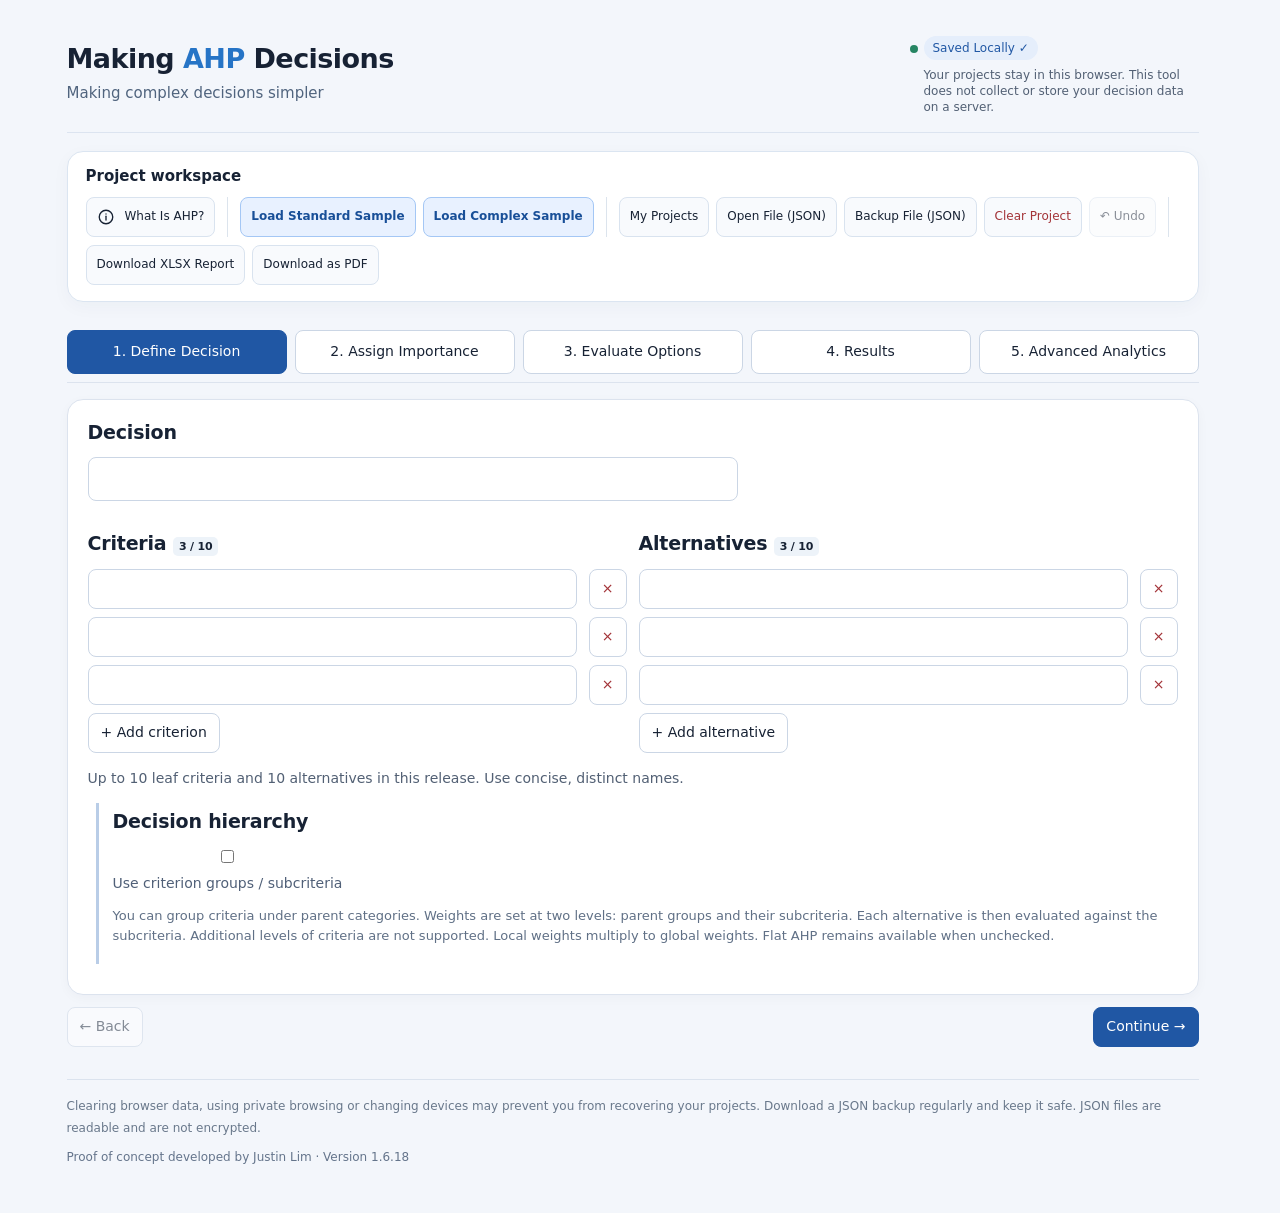
<file: index.html>
<!doctype html><html lang="en"><head><meta charset="utf-8"><meta name="viewport" content="width=device-width,initial-scale=1"><title>Making AHP Decisions</title><link rel="stylesheet" href="./design-system.css"></head><body><main class="app"><header class="site-header"><div class="identity"><h1>Making <span style="color:#2674c6">AHP</span> Decisions</h1><p class="tagline">Making complex decisions simpler</p></div><div class="save-indicator"><span class="save-dot" aria-hidden="true"></span><div class="save-details"><span class="pill" id="saveStatus" role="status" aria-live="polite">Saved Locally</span><small>Your projects stay in this browser. This tool does not collect or store your decision data on a server.</small></div></div></header><section class="workspace-bar" aria-label="Project actions"><div class="workspace-heading"><strong>Project workspace</strong></div><div class="workspace-actions"><div class="action-group" aria-label="About"><button type="button" id="whatIsAHP" aria-haspopup="dialog" aria-controls="ahpHelpDialog"><svg class="help-info-icon" viewBox="0 0 24 24" width="18" height="18" fill="none" stroke="currentColor" stroke-width="1.8" stroke-linecap="round" stroke-linejoin="round" aria-hidden="true" focusable="false"><circle cx="12" cy="12" r="9"></circle><path d="M12 11v5"></path><path d="M12 8h.01"></path></svg><span>What Is AHP?</span></button></div><div class="action-group" aria-label="Examples"><button id="sampleButton" class="action-accent" type="button">Load Standard Sample</button><button id="hierSampleButton" class="action-accent" type="button">Load Complex Sample</button></div><div class="action-group" aria-label="Project management"><button id="libraryButton" type="button">My Projects</button><button id="importProject" type="button">Open File (JSON)</button><button id="exportProject" type="button">Backup File (JSON)</button><button id="clearButton" type="button" class="danger">Clear Project</button><button id="undoButton" type="button" title="Undo last edit">↶ Undo</button></div><div class="action-group" aria-label="Reports"><button id="exportExcel" type="button">Download XLSX Report</button><button id="exportReport" type="button">Download as PDF</button></div></div><input id="fileInput" type="file" accept=".json,application/json" hidden></section><nav class="steps" id="steps"></nav><div id="view"></div><footer class="footer">Clearing browser data, using private browsing or changing devices may prevent you from recovering your projects. Download a JSON backup regularly and keep it safe. JSON files are readable and are not encrypted. <div class="version-note">Proof of concept developed by Justin Lim · Version 1.6.18</div></footer></main>
<dialog class="ahp-help-dialog" id="ahpHelpDialog" aria-modal="true" aria-labelledby="ahpHelpTitle" aria-describedby="ahpHelpDescription"><div class="ahp-help-header"><h2 id="ahpHelpTitle">What is AHP?</h2></div><div class="ahp-help-content">
<p id="ahpHelpDescription"><strong>AHP (Analytic Hierarchy Process)</strong> is a structured way to make decisions when several factors matter. It breaks a complicated choice into smaller comparisons, helps you decide how important each factor is, and brings those judgements together to rank your options.</p>
<h3>Key terms, made simple</h3>
<dl class="ahp-glossary">
<dt>Alternatives</dt><dd>The different options you are choosing between.</dd>
<dt>Criteria</dt><dd>The factors that matter when making your decision. Subcriteria are smaller factors grouped under a broader criterion.</dd>
<dt>Pairwise comparison</dt><dd>Looking at just two criteria or options at a time and deciding which you prefer, and by how much. Traditional AHP uses a 1–9 importance scale.</dd>
<dt>Weights</dt><dd>Numbers that show how important each criterion is relative to the others. The criterion weights add up to 100%.</dd>
<dt>Consistency ratio (CR)</dt><dd>A check of how logically consistent your pairwise judgements are. A lower ratio generally means fewer contradictions; 0.10 or less is a common guideline, not a guarantee of a good decision.</dd>
<dt>Ranking</dt><dd>The order of your options based on the weights and evaluations you entered. The highest-ranked option is the strongest fit for your stated priorities, not necessarily the best in every situation.</dd>
</dl>
<p><strong>How it works:</strong> Define your options and criteria → assign importance using pairwise comparisons (or direct percentages) → evaluate each option → review rankings and trade-offs.</p>
<p class="help">Traditional AHP calculates weights from pairwise comparisons. <strong>Manual weighting</strong> is a faster alternative if you already know the percentages you want to use; it does not have a pairwise consistency ratio.</p>
<details class="ahp-technical"><summary>Explore the mathematics behind AHP <span class="ahp-technical-hint">Formulas and explanations</span></summary><div class="ahp-technical-body">
<p>The formulas below describe how <strong>Making AHP Decisions</strong> calculates results when you use pairwise comparisons. You do not need to know them to use the tool.</p>
<h4>1. Build the pairwise comparison matrix</h4>
<p>For <em>n</em> criteria (or alternatives), each judgement becomes an entry <code>a<sub>ij</sub></code> in a square matrix <code>A</code>. Comparing an item with itself gives 1, and the reverse comparison is its reciprocal:</p>
<div class="ahp-equation" role="math" aria-label="a sub i i equals 1; a sub j i equals 1 divided by a sub i j">a<sub>ii</sub> = 1 &nbsp;;&nbsp; a<sub>ji</sub> = 1 / a<sub>ij</sub></div>
<p>For example, if criterion A is judged three times as important as criterion B, <code>a<sub>AB</sub> = 3</code> and <code>a<sub>BA</sub> = 1/3</code>. Judgements use Saaty's 1–9 scale (including reciprocals).</p>
<h4>2. Calculate the priority weights</h4>
<p>The tool finds the <strong>principal eigenvector</strong> of the comparison matrix, using an iterative calculation, and normalises its values so the weights sum to 1 (100%):</p>
<div class="ahp-equation" role="math" aria-label="A times w equals lambda max times w; sum of weights equals 1">A<strong>w</strong> = λ<sub>max</sub><strong>w</strong> &nbsp;;&nbsp; ∑<sub>i=1</sub><sup>n</sup> w<sub>i</sub> = 1</div>
<p>Here, <code>w<sub>i</sub></code> is an item's weight, and <code>λ<sub>max</sub></code> is the matrix's largest eigenvalue. A higher weight means that item has greater relative priority.</p>
<h4>3. Check judgement consistency</h4>
<p>The <strong>Consistency Index (CI)</strong> estimates the inconsistency in your comparisons; dividing it by Saaty's <strong>Random Index (RI)</strong> gives the <strong>Consistency Ratio (CR)</strong>:</p>
<div class="ahp-equation" role="math" aria-label="C I equals lambda max minus n divided by n minus 1; C R equals C I divided by R I">CI = (λ<sub>max</sub> − n) / (n − 1) &nbsp;;&nbsp; CR = CI / RI<sub>n</sub></div>
<p><code>n</code> is the number of items being compared; <code>RI<sub>n</sub></code> is a reference value for a matrix of that size. The tool reports <code>CR = 0</code> for one or two items, and uses RI values for matrices of 3–10 items. <strong>CR ≤ 0.10</strong> is a commonly used guideline, but it does not prove that the judgements themselves are correct.</p>
<h4>4. Combine weights in a hierarchy</h4>
<p>For a two-level hierarchy, a subcriterion's <strong>global weight</strong> is its parent criterion/group weight multiplied by the subcriterion's local weight:</p>
<div class="ahp-equation" role="math" aria-label="Global weight of subcriterion equals parent weight times local weight">w<sub>global, i</sub> = w<sub>parent</sub> × w<sub>local, i</sub></div>
<p>For example, a subcriterion with a 40% local weight under a group weighted at 30% has a global weight of <strong>12%</strong>.</p>
<h4>5. Calculate the final alternative scores</h4>
<p>Each alternative receives a local priority under each criterion. The tool uses <strong>weighted-sum (distributive) synthesis</strong> to combine those priorities:</p>
<div class="ahp-equation" role="math" aria-label="Score of alternative j equals sum over criteria i of criterion weight i times alternative j priority under criterion i">Score<sub>j</sub> = ∑<sub>i=1</sub><sup>m</sup> w<sub>i</sub> × p<sub>ij</sub></div>
<p>Here, <code>m</code> is the number of criteria, <code>w<sub>i</sub></code> is criterion <code>i</code>'s global weight, and <code>p<sub>ij</sub></code> is alternative <code>j</code>'s priority under that criterion. The highest score ranks first.</p>
<p class="help"><strong>When using direct inputs:</strong> Manual criterion weights are entered as percentages summing to 100%. In relative-score evaluation, the tool normalises each criterion's alternative scores by their total: <code>p<sub>ij</sub> = s<sub>ij</sub> / ∑<sub>k</sub> s<sub>ik</sub></code>. Fixed 0–10 scoring instead uses <code>s<sub>ij</sub> / 10</code>. These are alternatives to pairwise evaluation, not additional eigenvector calculations; no pairwise CR is available for direct inputs.</p>
</div></details>
</div><div class="ahp-help-footer"><button type="button" id="gotItAhpHelp" class="primary">Got it</button></div></dialog><script type="module">
import {manualWeights,calculateComparisons,synthesize,paretoFront,linearUtility} from './ahp-engine.mjs';
import {validateProject} from './project-validation.mjs';
import {hierarchyWeights,validateHierarchy,resetHierarchyComparisons} from './hierarchy.mjs';
import {reportData,reportHTML} from './reporting.mjs';
import {buildXLSX} from './xlsx-export.mjs';
import {scoreBreakdown,weightsAt,sensitivityThresholds,compareScenarios,robustness,projectionFront} from './advanced-analytics.mjs';
const KEY='ahp-decision-studio-v1';const LIBRARY='making-ahp-decisions-library-v1';const names=['Define Decision','Assign Importance','Evaluate Options','Results','Advanced Analytics'];let step=0;let comparisonMode='matrix',comparisonIndex=0,hierarchyComparisonMode='matrix',hierarchyComparisonGroup='root',hierarchyComparisonIndex=0,evaluationMode='matrix',evaluationCriterion=0,evaluationComparisonIndex=0,showLibrary=false,undoStack=[];
const newProject=()=>({version:1,title:'Selecting a service provider',criteria:[{id:'c1',name:'Cost',weight:40},{id:'c2',name:'Service quality',weight:35},{id:'c3',name:'Sustainability',weight:25}],alternatives:[{id:'a1',name:'Provider A'},{id:'a2',name:'Provider B'},{id:'a3',name:'Provider C'}],weightMethod:'manual',criteriaComparisons:{},evaluationMethod:'scores',scores:{c1:{a1:8,a2:6,a3:9},c2:{a1:7,a2:9,a3:5},c3:{a1:6,a2:8,a3:7}},altComparisons:{},objectives:[{id:'o1',name:'Annual cost (S$ thousand)',direction:'minimize',values:{a1:90,a2:110,a3:80}},{id:'o2',name:'Technical quality',direction:'maximize',values:{a1:75,a2:90,a3:65}}],weightAdjustment:null,scenarios:[]});

const blankProject=()=>({version:1,title:'',criteria:[{id:'c1',name:'',weight:null},{id:'c2',name:'',weight:null},{id:'c3',name:'',weight:null}],alternatives:[{id:'a1',name:''},{id:'a2',name:''},{id:'a3',name:''}],weightMethod:'pairwise',criteriaComparisons:{},evaluationMethod:'pairwise',scores:{},altComparisons:{},objectives:[{id:'o1',name:'',direction:'minimize',values:{}}],weightAdjustment:null,scenarios:[]});
// Demonstration: fictional supplier selection; criteria scores are illustrative benefit ratings, not raw prices.
// Fictional sample comparisons use Saaty's integer judgements and reciprocals.
function sampleJudgements(items,values){const record={};for(let i=0;i<items.length;i++)for(let j=i+1;j<items.length;j++){const ratio=values[i]/values[j];const strength=Math.min(9,Math.max(1,Math.round(Math.pow(Math.max(ratio,1/ratio),2.5))));record[items[i].id+'|'+items[j].id]=ratio>=1?strength:1/strength;}return record;}
function pairwiseSample(source){source.weightMethod='pairwise';source.criteriaComparisons=sampleJudgements(source.criteria,source.criteria.map(c=>c.weight));source.evaluationMethod='pairwise';source.altComparisons={};for(const criterion of source.criteria)source.altComparisons[criterion.id]=sampleJudgements(source.alternatives,source.alternatives.map(a=>source.scores[criterion.id][a.id]));return source;}
const sampleProject=()=>({version:1,title:'Choosing a laptop (One-level hierarchy)',criteria:[{id:'c1',name:'Performance',weight:35},{id:'c2',name:'Battery life',weight:25},{id:'c3',name:'Portability',weight:20},{id:'c4',name:'Value for money',weight:20}],alternatives:[{id:'a1',name:'Laptop A'},{id:'a2',name:'Laptop B'},{id:'a3',name:'Laptop C'},{id:'a4',name:'Laptop D'}],weightMethod:'manual',criteriaComparisons:{},evaluationMethod:'scores',scores:{c1:{a1:9,a2:7,a3:6,a4:5},c2:{a1:6,a2:9,a3:8,a4:5},c3:{a1:5,a2:7,a3:9,a4:6},c4:{a1:6,a2:8,a3:7,a4:4}},altComparisons:{},objectives:[{id:'o1',name:'Purchase price (S$)',direction:'minimize',values:{a1:1850,a2:1650,a3:1350,a4:1900}},{id:'o2',name:'Battery life (hours)',direction:'maximize',values:{a1:11,a2:15,a3:14,a4:9}},{id:'o3',name:'Performance benchmark',direction:'maximize',values:{a1:90,a2:80,a3:68,a4:55}}],weightAdjustment:null,scenarios:[]});
const complexSampleProject=()=>({version:1,title:'Facilities management selection (Two-level hierarchy)',criteria:[{id:'c1',name:'Whole-life value',weight:30},{id:'c2',name:'Service reliability',weight:30},{id:'c3',name:'Technical capability',weight:25},{id:'c4',name:'Sustainability',weight:15}],alternatives:[{id:'a1',name:'Northstar Facilities'},{id:'a2',name:'Evergreen Operations'},{id:'a3',name:'MetroCare Services'},{id:'a4',name:'Summit Integrated'},{id:'a5',name:'Harbour Support'},{id:'a6',name:'Civic Maintenance'}],weightMethod:'manual',criteriaComparisons:{},evaluationMethod:'scores',scores:{c1:{a1:7,a2:6,a3:9,a4:8,a5:5,a6:4},c2:{a1:9,a2:8,a3:6,a4:7,a5:5,a6:4},c3:{a1:9,a2:7,a3:6,a4:8,a5:5,a6:4},c4:{a1:6,a2:10,a3:5,a4:8,a5:4,a6:3}},altComparisons:{},objectives:[{id:'o1',name:'Annual fee (S$ thousand)',direction:'minimize',values:{a1:270,a2:295,a3:235,a4:285,a5:310,a6:340}},{id:'o2',name:'Service reliability (0–100)',direction:'maximize',values:{a1:92,a2:87,a3:76,a4:85,a5:75,a6:68}},{id:'o3',name:'Energy improvement potential (%)',direction:'maximize',values:{a1:9,a2:16,a3:7,a4:12,a5:5,a6:3}}],weightAdjustment:null,scenarios:[]});
const hierarchySampleProject=()=>{const q=pairwiseSample(complexSampleProject());q.hierarchy={enabled:true,method:'pairwise',groups:[{id:'g1',name:'Commercial & delivery',weight:60},{id:'g2',name:'Long-term performance',weight:40}],groupComparisons:{},childComparisons:{}};for(let i=0;i<4;i++){q.criteria[i].groupId=i<2?'g1':'g2';q.criteria[i].weight=i<2?50:i===2?60:40;}q.hierarchy.groupComparisons=sampleJudgements(q.hierarchy.groups,q.hierarchy.groups.map(g=>g.weight));for(const g of q.hierarchy.groups){const children=q.criteria.filter(c=>c.groupId===g.id);q.hierarchy.childComparisons[g.id]=sampleJudgements(children,children.map(c=>c.weight));}return q;};
let p;try{const raw=localStorage.getItem(KEY);p=raw?JSON.parse(raw):blankProject();validateProject(p);validateHierarchy(p);p.scenarios??=[];}catch{p=blankProject();}
const $=id=>document.getElementById(id), esc=v=>String(v??'').replace(/[&<>"']/g,c=>({'&':'&amp;','<':'&lt;','>':'&gt;','"':'&quot;',"'":'&#39;'}[c]));const uid=()=>Math.random().toString(36).slice(2,11);const uiFmt=v=>Number(v).toFixed(3);const sum=a=>a.reduce((x,y)=>x+y,0);
function persist(){try{localStorage.setItem(KEY,JSON.stringify(p));$('saveStatus').textContent='Saved Locally ✓';}catch{$('saveStatus').textContent='Autosave unavailable — export your file';}}
function update(fn,{rerender=true}={}){
 const before=JSON.stringify(p);
 try{fn();}catch(e){p=JSON.parse(before);alert('Change could not be saved: '+e.message);if(rerender)render();return false;}
 if(JSON.stringify(p)===before)return true;
 // Editing separate frontier objectives must not discard an active what-if scenario.
 if(step!==4||rerender)analyticsWeights=null;
 undoStack.push(before);
 if(undoStack.length>30)undoStack.shift();
 persist();
 if(rerender)render();
 return true;
}
function options(items,current){return items.map(x=>`<option value="${esc(x.id)}" ${x.id===current?'selected':''}>${esc(x.name)}</option>`).join('');}
function pairKey(a,b){return `${a}|${b}`;}
function pairwiseInput(v,key,handler,label){const display=v===undefined?'':fraction(v);return '<input class="pairwise-field" inputmode="text" type="text" spellcheck="false" aria-label="'+esc(label)+'" data-'+handler+'="'+esc(key)+'" value="'+esc(display)+'" placeholder="1/9 to 9" aria-invalid="false"><span class="pairwise-error" role="alert"></span>';}
function fraction(v){if(v>=1-1e-10)return Number(v.toFixed(8)).toString();for(let n=2;n<=9;n++)if(Math.abs(v-1/n)<1e-8)return '1/'+n;return Number(v.toFixed(6)).toString();}
function parseJudgement(raw){const t=String(raw).trim();if(!t)throw Error('Enter a comparison value.');const m=t.match(/^1\s*\/\s*([1-9])$/);const value=m?1/Number(m[1]):Number(t);if(!Number.isFinite(value)||value<1/9-1e-10||value>9+1e-10||value<=0)throw Error('Enter a value between 1/9 and 9.');return value;}
function pairwiseProgress(items,data){
 const total=items.length*(items.length-1)/2;let completed=0;
 for(let i=0;i<items.length;i++)for(let j=i+1;j<items.length;j++){const v=data[pairKey(items[i].id,items[j].id)];if(typeof v==='number'&&Number.isFinite(v)&&v>=1/9-1e-10&&v<=9+1e-10)completed++;}
 return {completed,total};
}
function consistencyReview(items,data){
 const {completed,total}=pairwiseProgress(items,data);
 let result='<div class="comparison-status" role="status"><strong>'+completed+' of '+total+' comparisons completed</strong><progress value="'+completed+'" max="'+Math.max(1,total)+'" aria-label="Pairwise comparison progress"></progress></div>';
 if(completed<total)return result+'<p class="help">Complete all comparisons to calculate the Consistency Ratio (CR).</p>';
 try{
  const z=calculateComparisons(items.length,entries(items,data));
  result+='<p class="'+(z.consistent?'good':'warning')+'"><strong>Consistency Ratio (CR): '+uiFmt(z.consistencyRatio)+'</strong> — '+(z.consistent?'Within the usual 0.10 guideline.':'Above 0.10. Review your comparisons for possible contradictions.')+'</p>';
  if(!z.consistent&&items.length>=3){
   const issues=[];
   for(let i=0;i<items.length;i++)for(let j=i+1;j<items.length;j++)for(let k=j+1;k<items.length;k++){
    const ij=data[pairKey(items[i].id,items[j].id)],jk=data[pairKey(items[j].id,items[k].id)],ik=data[pairKey(items[i].id,items[k].id)];
    if([ij,jk,ik].every(x=>typeof x==='number'&&x>0))issues.push({i,j,k,deviation:Math.abs(Math.log(ij)+Math.log(jk)-Math.log(ik))});
   }
   issues.sort((a,b)=>b.deviation-a.deviation);
   if(issues.length){result+='<div class="consistency-review"><strong>Suggested comparisons to review</strong><p class="help">These groups of three contain the strongest contradictions. These suggestions highlight comparisons that may contradict one another. They do not explain the full CR calculation. Change a judgement only if it does not reflect your preference.</p><ol>'+issues.slice(0,3).map(t=>'<li>'+esc(items[t.i].name)+' / '+esc(items[t.j].name)+' / '+esc(items[t.k].name)+'</li>').join('')+'</ol></div>';}
  }
 }catch(e){result+='<p class="warning">'+esc(e.message)+'</p>';}
 return result;
}
function comparisonScale(){return `<div class="scale-guide"><strong>Saaty's comparison scale</strong><div class="scale-guide-grid"><span><b>1</b> Equal importance</span><span><b>3</b> Moderate importance</span><span><b>5</b> Strong importance</span><span><b>7</b> Very strong importance</span><span><b>9</b> Extreme importance</span><span><b>2, 4, 6, 8</b> Intermediate judgements</span></div><p class="help">Enter 1–9 when the row is more important than the column, or a reciprocal such as 1/3 when the column is more important. The lower-left half of the matrix fills automatically. The Consistency Ratio (CR) measures how consistent your judgements are. A CR of 0.10 or below is a common guideline.</p></div>`;}
function comparisonRows(items,data,handler){
let h='<div class="pairwise-matrix-block"><div class="table-scroll"><table class="matrix-table"><thead><tr><th>Criterion or option</th>'+items.map(x=>'<th>'+esc(x.name)+'</th>').join('')+'</tr></thead><tbody>';
for(let i=0;i<items.length;i++){h+='<tr><th>'+esc(items[i].name)+'</th>';for(let j=0;j<items.length;j++){if(i===j){h+='<td class="matrix-readonly">1</td>';continue;}const a=Math.min(i,j),b=Math.max(i,j),key=pairKey(items[a].id,items[b].id),v=data[key];if(i>j){h+='<td class="matrix-readonly" data-reciprocal="'+esc(key)+'">'+(v===undefined?'—':fraction(1/v))+'</td>';continue;}h+='<td>'+pairwiseInput(v,key,handler,items[i].name+' compared with '+items[j].name)+'</td>';}h+='</tr>';}
return pairwiseProgress(items,data).total===0?'<p class="help">Only one item; no pairwise comparison is needed.</p>':h+'</tbody></table></div><div class="pairwise-feedback">'+consistencyReview(items,data)+'</div></div>';
}
function comparisonWizard(items,data,handler,atIndex=comparisonIndex,optionMode=false){
 const pairs=[];for(let i=0;i<items.length;i++)for(let j=i+1;j<items.length;j++)pairs.push([items[i],items[j]]);
 if(!pairs.length)return '<p>Only one item. No comparison needed.</p>';
 const i=Math.min(atIndex,pairs.length-1),[a,b]=pairs[i],key=pairKey(a.id,b.id),v=data[key];const completed=pairs.filter(([x,y])=>data[pairKey(x.id,y.id)]!==undefined).length;
 const selected=v===undefined?null:v===1?'equal':v>1?'first':'second';const strength=v===undefined?3:Math.round(Math.max(v,1/v));
 return `<div class="wizard"><div class="row"><strong>Comparison ${i+1} of ${pairs.length}</strong><span class="spacer"></span><span class="pill">${completed}/${pairs.length} completed</span></div><progress value="${completed}" max="${pairs.length}" style="width:100%;height:12px" aria-label="Comparisons completed"></progress><h3>${optionMode?'Which option performs better under this criterion?':'Which criterion matters more for your decision?'}</h3><div class="choicegrid"><button type="button" data-choose-pair="first" class="choice ${selected==='first'?'chosen':''}">${esc(a.name)}</button><button type="button" data-choose-pair="second" class="choice ${selected==='second'?'chosen':''}">${esc(b.name)}</button></div><button type="button" data-choose-pair="equal" class="${selected==='equal'?'primary':''}">${optionMode?'Equally preferred':'Equally important'}</button><label style="margin-top:16px">Strength of preference (Saaty 1–9)<select id="pairStrength">${[1,2,3,4,5,6,7,8,9].map(x=>`<option value="${x}" ${x===strength?'selected':''}>${x} — ${['','Equal','Between equal and moderate','Moderate','Between moderate and strong','Strong','Between strong and very strong','Very strong','Between very strong and extreme','Extreme'][x]}</option>`).join('')}</select></label><p class="help">3 means moderately more important. Use “Equally important” for 1. Each judgement automatically has a reciprocal in the comparison matrix.</p><div class="buttons"><button id="pairPrev" ${i===0?'disabled':''}>← Previous</button><button id="pairNext" ${i===pairs.length-1?'disabled':''}>Next comparison →</button><button id="pairClear" ${v===undefined?'disabled':''}>Clear judgement</button></div>${v===undefined?'<p class="warning">No judgement entered yet.</p>':`<p class="good">Recorded: ${esc(v===1?'Equal importance':v>1?a.name:b.name)} ${v===1?'':`preferred at intensity ${strength}`}.</p>`}</div>`;
}
function libraryView(){let entries=[];try{entries=JSON.parse(localStorage.getItem(LIBRARY)||'[]');if(!Array.isArray(entries))entries=[];}catch{}return `<section class="card"><h2>My saved projects</h2><p>These projects are stored only in this browser. Browser data may be cleared or may not be available in private browsing mode or on another device. Download a JSON project backup regularly. The file contains readable, unencrypted decision data, so keep it safe.</p><button id="librarySave" class="primary">Save Current Project</button> <button id="libraryClose">Close library</button><div class="table-scroll"><table><thead><tr><th>Project</th><th>Saved</th><th>Actions</th></tr></thead><tbody>${entries.map((x,i)=>`<tr><td>${esc(x.project?.title||'Untitled')}</td><td>${esc(x.date||'')}</td><td><button data-library-open="${i}">Open</button> <button data-library-duplicate="${i}">Duplicate</button> <button data-library-delete="${i}" class="danger">Delete</button></td></tr>`).join('')||'<tr><td colspan="3">No saved projects yet.</td></tr>'}</tbody></table></div></section>`;}
function getLibrary(){try{const x=JSON.parse(localStorage.getItem(LIBRARY)||'[]');return Array.isArray(x)?x:[];}catch{return [];}}
function setLibrary(a){localStorage.setItem(LIBRARY,JSON.stringify(a));}
function entries(items,data){const e=[];for(let i=0;i<items.length;i++)for(let j=i+1;j<items.length;j++){const v=data[pairKey(items[i].id,items[j].id)];if(v===undefined)throw Error(`Complete all pairwise judgements (${items[i].name} versus ${items[j].name})`);e.push([i,j,v]);}return e;}
function getWeights(){if(p.hierarchy?.enabled)return hierarchyWeights(p).weights;return p.weightMethod==='manual'?manualWeights(p.criteria.map(c=>c.weight),{percent:true}):calculateComparisons(p.criteria.length,entries(p.criteria,p.criteriaComparisons)).weights;}
function getResults(overrideWeights=null){const w=overrideWeights??getWeights();const fixed=p.evaluationMethod==='scores'&&p.scoreMode==='fixed';const columns=p.criteria.map(c=>{if(p.evaluationMethod==='scores'){const v=p.alternatives.map(a=>p.scores[c.id]?.[a.id]);if(v.some(x=>typeof x!=='number'||!Number.isFinite(x)||x<0||(fixed&&x>10)))throw Error(`Missing/invalid score under ${c.name}`);return fixed?v.map(x=>x/10):manualWeights(v);}return calculateComparisons(p.alternatives.length,entries(p.alternatives,p.altComparisons[c.id]??{})).weights;});const ids=p.alternatives.map(a=>a.id);const ranked=fixed?ids.map((id,j)=>({id,score:w.reduce((s,weight,i)=>s+weight*columns[i][j],0)})).sort((a,b)=>b.score-a.score||a.id.localeCompare(b.id)).map((r,i)=>({...r,rank:i+1})):synthesize(ids,w,columns);return {weights:w,columns,ranked,fixed};}
function baseView(){return `<section class="card">${(p.title.includes('(One-level hierarchy)')||p.title.includes('(Two-level hierarchy)'))?`<div class="sample-banner"><strong>Sample project based on fictional data</strong><p>Explore the weights, scores, rankings and Pareto trade-offs. All names and figures are fictional and are provided for demonstration only.</p></div>`:""}<div class="decision-field"><label for="title" class="section-heading">Decision</label><input id="title" type="text" value="${esc(p.title)}"></div><div class="grid"><div><h2>Criteria <span class="tag">${p.criteria.length} / 10</span></h2><div id="criteriaFields">${p.criteria.map((c,i)=>`<div class="row"><input class="grow" data-criterion="${esc(c.id)}" aria-label="Criterion ${i+1}" value="${esc(c.name)}"><button class="danger" data-delete-criterion="${esc(c.id)}" ${p.criteria.length<=1?'disabled':''}>×</button></div>`).join('')}</div><button id="addCriterion" ${p.criteria.length>=10?'disabled':''}>+ Add criterion</button></div><div><h2>Alternatives <span class="tag">${p.alternatives.length} / 10</span></h2>${p.alternatives.map((a,i)=>`<div class="row"><input class="grow" data-alternative="${esc(a.id)}" aria-label="Alternative ${i+1}" value="${esc(a.name)}"><button class="danger" data-delete-alternative="${esc(a.id)}" ${p.alternatives.length<=1?'disabled':''}>×</button></div>`).join('')}<button id="addAlternative" ${p.alternatives.length>=10?'disabled':''}>+ Add alternative</button></div></div><p>Up to 10 leaf criteria and 10 alternatives in this release. Use concise, distinct names.</p>${hierarchySetupView()}</section>`;}
function initHierarchy(){if(!p.hierarchy)p.hierarchy={enabled:false,method:'manual',groups:[{id:'g1',name:'Primary objectives',weight:100}],groupComparisons:{},childComparisons:{}};for(const c of p.criteria)c.groupId??=p.hierarchy.groups[0].id;}
function hierarchySetupView(){const h=p.hierarchy;return `<div class="outline"><h2>Decision hierarchy</h2><label class="inline"><input type="checkbox" id="hierarchyEnabled" ${h?.enabled?'checked':''}> Use criterion groups / subcriteria</label><p class="help">You can group criteria under parent categories. Weights are set at two levels: parent groups and their subcriteria. Each alternative is then evaluated against the subcriteria. Additional levels of criteria are not supported. Local weights multiply to global weights. Flat AHP remains available when unchecked.</p>${h?.enabled?`<div class="grid">${h.groups.map(g=>`<div class="card"><div class="row"><input class="grow" data-group-name="${esc(g.id)}" aria-label="Group name" value="${esc(g.name)}"><button data-delete-group="${esc(g.id)}" class="danger" ${h.groups.length===1?'disabled':''}>Remove</button></div><div class="outline">${p.criteria.filter(c=>c.groupId===g.id).map(c=>`<div class="row"><span>${esc(c.name)}</span></div>`).join('')||'<span class="warning">Assign a criterion to this group.</span>'}</div></div>`).join('')}</div><button id="addGroup" ${h.groups.length>=10?'disabled':''}>+ Add group</button><h3>Assign leaf criteria to groups</h3>${p.criteria.map(c=>`<div class="row"><span class="grow">${esc(c.name)}</span><select aria-label="Group for ${esc(c.name)}" data-criterion-group="${esc(c.id)}">${options(h.groups,c.groupId)}</select></div>`).join('')}`:''}</div>`;}
function criteriaWeightsSummary(){
 try{const weights=getWeights();return `<div class="weights-summary"><h3>Criteria Weights Summary</h3><p class="help">${p.hierarchy?.enabled?'These are the overall weights after accounting for each parent group.':'These weights show how much each criterion contributes to your decision.'}</p><div class="table-scroll"><table><thead><tr><th>Criterion</th><th>Weight</th></tr></thead><tbody>${p.criteria.map((criterion,i)=>`<tr><td>${esc(criterion.name)}</td><td>${(100*weights[i]).toFixed(2)}%</td></tr>`).join('')}</tbody><tfoot><tr><th>Total</th><th>${(100*weights.reduce((a,b)=>a+b,0)).toFixed(2)}%</th></tr></tfoot></table></div></div>`;}
 catch(e){return '<div class="weights-summary"><h3>Criteria Weights Summary</h3><p class="help" role="status">Complete the required weights or pairwise comparisons to see your criteria weights.</p></div>';}
}
function hierarchyWeightsView(){const h=p.hierarchy, pair=h.method==='pairwise';let out=`<section class="card"><h2>Hierarchical weighting</h2><p>Set the importance of each parent group first. Then assign weights to the criteria within each group. The overall weight of a criterion is its group weight multiplied by its weight within that group. You can use direct percentages or pairwise comparisons at either level.</p><div class="row"><label class="inline"><input type="radio" name="hm" value="pairwise" ${pair?'checked':''}> Pairwise Comparisons (Recommended)</label><label class="inline"><input type="radio" name="hm" value="manual" ${!pair?'checked':''}> Direct Percentages</label></div>`;
const block=(items,data,label,key)=>{if(!pair){const total=items.reduce((s,x)=>s+(typeof x.weight==='number'?x.weight:0),0);return `<p class="help">Local weights must total 100% (currently ${total.toFixed(2)}%).</p><div class="grid">${items.map(i=>`<label>${esc(i.name)} (%)<input type="number" min="0" max="100" step="any" data-hier-weight="${esc(key)}|${esc(i.id)}" value="${esc(i.weight??'')}"></label>`).join('')}</div>`;}
let status='';try{const e=entries(items,data);const z=calculateComparisons(items.length,e);status=`<p class="${z.consistent?'good':'warning'}">CR = ${uiFmt(z.consistencyRatio)} · ${z.consistent?'Within 0.10 guideline':'Review judgements'}</p>`;}catch(err){status=`<p class="warning">${esc(err.message)}</p>`;}
return comparisonRows(items,data,'hier-pair-'+key);};
if(pair){
out+=comparisonScale();
out+='<div class="row comparison-mode" role="group" aria-label="Comparison display"><button type="button" id="hierGuidedMode" class="'+(hierarchyComparisonMode==='guided'?'primary':'')+'">Guided Comparisons</button><button type="button" id="hierMatrixMode" class="'+(hierarchyComparisonMode==='matrix'?'primary':'')+'">Full Matrix</button></div>';
if(hierarchyComparisonMode==='guided'){
 const sets=[{id:'root',name:'Level 1 — Parent groups',items:h.groups,data:h.groupComparisons},...h.groups.map(g=>({id:g.id,name:'Level 2 — '+g.name,items:p.criteria.filter(c=>c.groupId===g.id),data:h.childComparisons[g.id]??{}}))];
 const selected=sets.find(x=>x.id===hierarchyComparisonGroup)??sets[0];
 out+='<label class="comparison-group-selector">Compare within<select id="hierComparisonGroup">'+sets.map(x=>'<option value="'+esc(x.id)+'" '+(x.id===selected.id?'selected':'')+'>'+esc(x.name)+'</option>').join('')+'</select></label>';
 out+='<p class="help">Compare parent groups first, then compare criteria within each group. Each level has its own consistency check.</p>';
 out+=comparisonWizard(selected.items,selected.data,'hier-pair-'+selected.id,hierarchyComparisonIndex);
 out+=consistencyReview(selected.items,selected.data);
}else{
 out+='<h3>Level 1 — Parent groups</h3>'+block(h.groups,h.groupComparisons,'Groups','root');
 for(const g of h.groups){const kids=p.criteria.filter(c=>c.groupId===g.id);out+='<h3>Level 2 — '+esc(g.name)+'</h3>'+(kids.length?block(kids,h.childComparisons[g.id]??{},g.name,g.id):'<p class="alert">Assign a leaf criterion to this group.</p>');}
}
}else{
 out+='<h3>Level 1 — Parent groups</h3>'+block(h.groups,h.groupComparisons,'Groups','root');
 for(const g of h.groups){const kids=p.criteria.filter(c=>c.groupId===g.id);out+='<h3>Level 2 — '+esc(g.name)+'</h3>'+(kids.length?block(kids,h.childComparisons[g.id]??{},g.name,g.id):'<p class="alert">Assign a leaf criterion to this group.</p>');}
}
out+=criteriaWeightsSummary();
return out+'</section>';}
function weightsView(){if(p.hierarchy?.enabled)return hierarchyWeightsView();const isAHP=p.weightMethod==='pairwise';let out=`<section class="card"><h2>Set the Importance of Your Criteria</h2><div class="row"><label class="inline"><input type="radio" name="wm" value="pairwise" ${isAHP?'checked':''}> Pairwise Comparisons (Recommended)</label><label class="inline"><input type="radio" name="wm" value="manual" ${!isAHP?'checked':''}> Direct Percentages</label></div><p>Compare criteria two at a time to decide what matters most. The app checks whether your judgements are consistent. You can also enter percentages directly if you already know the weights.</p>`;
if(isAHP){out+=comparisonScale()+`<div class="row"><button id="guidedMode" class="${comparisonMode==='guided'?'primary':''}">Guided comparisons</button><button id="matrixMode" class="${comparisonMode==='matrix'?'primary':''}">Full matrix</button></div>`+(comparisonMode==='guided'?comparisonWizard(p.criteria,p.criteriaComparisons,'criterion-pair'):comparisonRows(p.criteria,p.criteriaComparisons,'criterion-pair')); if(comparisonMode==='guided')out+=consistencyReview(p.criteria,p.criteriaComparisons);}else{out+=`<div class="grid">${p.criteria.map(c=>`<label>${esc(c.name)} (%)<input type="number" min="0" max="100" step="any" data-weight="${esc(c.id)}" value="${esc(c.weight)}"></label>`).join('')}</div><p role="status" class="${p.criteria.every(c=>typeof c.weight==='number'&&Number.isFinite(c.weight)&&c.weight>=0&&c.weight<=100)&&Math.abs(sum(p.criteria.map(c=>c.weight))-100)<1e-8?'good':'warning'}">Total: ${p.criteria.every(c=>typeof c.weight==='number'&&Number.isFinite(c.weight))?uiFmt(sum(p.criteria.map(c=>c.weight))):'Incomplete'}% · ${p.criteria.every(c=>typeof c.weight==='number'&&Number.isFinite(c.weight)&&c.weight>=0&&c.weight<=100)&&Math.abs(sum(p.criteria.map(c=>c.weight))-100)<1e-8?'Valid; weights total 100%.':'Weights must be between 0% and 100% and total exactly 100%. Results are blocked until corrected.'}</p>`;}out+=criteriaWeightsSummary();return out+'</section>';}
function evaluationView(){let out=`<section class="card"><h2>Compare Your Options</h2><div class="row"><label class="inline"><input type="radio" name="em" value="pairwise" ${p.evaluationMethod==='pairwise'?'checked':''}> Pairwise Comparisons (Recommended)</label><label class="inline"><input type="radio" name="em" value="scores" ${p.evaluationMethod==='scores'?'checked':''}> Direct Scores</label></div><p>Compare options two at a time under each criterion. The app calculates their relative priorities and checks consistency. Direct Scores can be quicker if you have performance ratings for each option.</p>`;
if(p.evaluationMethod==='pairwise'){const n=p.alternatives.length;out+=comparisonScale()+`<p class="help">On a phone, swipe sideways to view the full comparison matrix.</p><p class="help">Each criterion requires ${n*(n-1)/2} comparisons. That is ${n*(n-1)/2*p.criteria.length} comparisons in total. Enter values from 1/9 to 9. The opposite value appears automatically.</p>`;}if(p.evaluationMethod==='scores'){out+=`<div class="score-options"><label>How should scores be compared?<select id="scoreMode"><option value="relative" ${p.scoreMode!=='fixed'?'selected':''}>Relative scores (current method)</option><option value="fixed" ${p.scoreMode==='fixed'?'selected':''}>Fixed scale (0–10)</option></select></label><p class="help">${p.scoreMode==='fixed'?'Score each option from 0 to 10 against the same standard. Decide what 0 and 10 mean for each criterion before you begin. Advanced Analytics and report downloads are not available in this mode yet.':'Relative scoring compares each option with the other options entered. Adding an option can change their relative scores.'}</p></div>`;out+='<div class="table-scroll"><table><thead><tr><th>Alternative</th>'+p.criteria.map(c=>`<th>${esc(c.name)}</th>`).join('')+'</tr></thead><tbody>'+p.alternatives.map(a=>`<tr><th>${esc(a.name)}</th>${p.criteria.map(c=>`<td><input type="number" min="0" ${p.scoreMode==='fixed'?'max="10"':''} step="any" data-score="${esc(c.id)}|${esc(a.id)}" value="${esc(p.scores[c.id]?.[a.id]??'')}"></td>`).join('')}</tr>`).join('')+'</tbody></table></div>';}else{out+=`<div class="row"><button id="evalGuidedMode" class="${evaluationMode==='guided'?'primary':''}">Guided Comparisons</button><button id="evalMatrixMode" class="${evaluationMode==='matrix'?'primary':''}">Full Matrix</button></div>`;if(evaluationMode==='guided'){const selected=p.criteria[Math.min(evaluationCriterion,p.criteria.length-1)];out+=`<label class="eval-criterion-select">Criterion<select id="evalCriterion">${options(p.criteria,selected.id)}</select></label>`+comparisonWizard(p.alternatives,p.altComparisons[selected.id]??{},'alt-pair-'+selected.id,evaluationComparisonIndex,true)+consistencyReview(p.alternatives,p.altComparisons[selected.id]??{});}else out+=p.criteria.map(c=>`<h3>${esc(c.name)}</h3>${comparisonRows(p.alternatives,p.altComparisons[c.id]??{},'alt-pair-'+c.id)}`).join('');}return out+'</section>';}
function decisionReadiness(){
 try{getResults();return '<p class="good" role="status">All required inputs are complete.</p>';}
 catch{return '<p class="warning" role="status">Ranking cannot be generated. '+(p.evaluationMethod==='pairwise'||(p.hierarchy?.enabled?p.hierarchy.method:p.weightMethod)==='pairwise'?'Complete all pairwise judgements.':'Complete the required weights and evaluations.')+'</p>';}
}
function winnerExplanation(results){
 if(results.ranked.length<2)return '';
 const first=results.ranked[0],second=results.ranked[1],fi=p.alternatives.find(a=>a.id===first.id),se=p.alternatives.find(a=>a.id===second.id);
 const f=p.alternatives.findIndex(a=>a.id===first.id),s=p.alternatives.findIndex(a=>a.id===second.id);
 const differences=p.criteria.map((c,i)=>({name:c.name,diff:results.weights[i]*(results.columns[i][f]-results.columns[i][s])})).sort((a,b)=>b.diff-a.diff);
 const strength=differences.find(x=>x.diff>1e-10),weakness=[...differences].reverse().find(x=>x.diff< -1e-10);
 return '<div class="decision-summary"><h3>Why does this option rank first?</h3><p>'+esc(fi.name)+' leads '+esc(se.name)+' by '+(100*(first.score-second.score)).toFixed(2)+' percentage points.'+(strength?' Its largest advantage comes from '+esc(strength.name)+'.':'')+(weakness?' '+esc(se.name)+' performs better on '+esc(weakness.name)+', but that does not overturn the overall ranking.':'')+'</p><p class="help">This explanation compares weighted contributions under your current inputs, not the likelihood of success.</p></div>';
}
function resultsView(){let out='<section class="card"><h2>Decision rankings</h2>';out+=decisionReadiness();let results;try{results=getResults();const namesMap=Object.fromEntries(p.alternatives.map(a=>[a.id,a.name]));out+=`<div class="table-scroll"><table><thead><tr><th>Rank</th><th>Alternative</th><th>${results.fixed?'Score (% of maximum)':'Relative Priority'}</th></tr></thead><tbody>${results.ranked.map(r=>`<tr><td class="rank">${r.rank}</td><td>${esc(namesMap[r.id])}</td><td>${(100*r.score).toFixed(2)}%</td></tr>`).join('')}</tbody></table></div>${winnerExplanation(results)}<div class="decision-summary"><h3>What do the rankings mean?</h3><p><strong>${esc(namesMap[results.ranked[0].id])}</strong> ranks first at <strong>${(100*results.ranked[0].score).toFixed(2)}%</strong> overall priority under your current assumptions. ${results.fixed?'This is a weighted score on the fixed 0–10 scale, shown as a percentage of the maximum.':'This score shows relative preference, not the chance of success.'}</p><p>Review whether the ranking survives plausible weighting changes and whether any alternative offers a better cost–benefit trade-off.</p></div>`;}catch(e){}out+='</section>';return out;}

function analyticsView(){if(p.evaluationMethod==='scores'&&p.scoreMode==='fixed')return '<section class="card"><h2>Advanced analytics</h2><p>Advanced Analytics is not available with Fixed-Scale Scoring yet. You can still view your rankings in Results. Choose Relative Scores in Step 3 if you want to explore sensitivity and simulations.</p></section>';let out="";let results;try{const baseline=getResults();if(analyticsWeights&&analyticsWeights.length!==baseline.weights.length)analyticsWeights=null;results=analyticsWeights?getResults(analyticsWeights):baseline;out+=advancedView(results);}catch(e){out+='<section class="card"><h2>Advanced analytics</h2><p class="warning" role="status">'+(p.evaluationMethod==='pairwise'||(p.hierarchy?.enabled?p.hierarchy.method:p.weightMethod)==='pairwise'?'Complete all pairwise judgements.':'Complete the required weights and evaluations.')+'</p></section>';}
 out+=`<section class="card"><h2>Efficient Frontier Analysis</h2><p>Enter measurable costs or benefits to compare options beyond their AHP rankings. Choose whether a higher or lower value is better for each measure. An option can perform well here without ranking first overall.</p><div class="buttons"><button id="addObjective" ${p.objectives.length>=8?'disabled':''}>+ Add objective</button></div>${p.objectives.map(o=>`<div class="card"><div class="row frontier-objective-header"><label class="grow">Objective name<input data-objective-name="${esc(o.id)}" type="text" value="${esc(o.name)}"></label><label>Direction<select data-direction="${esc(o.id)}"><option value="minimize" ${o.direction==='minimize'?'selected':''}>Lower is better</option><option value="maximize" ${o.direction==='maximize'?'selected':''}>Higher is better</option></select></label><button data-delete-objective="${esc(o.id)}" class="danger" ${p.objectives.length<=1?'disabled':''}>Delete</button></div><div class="grid">${p.alternatives.map(a=>`<label>${esc(a.name)}<input type="number" step="any" data-objective-value="${esc(o.id)}|${esc(a.id)}" value="${esc(o.values[a.id]??'')}"></label>`).join('')}</div></div>`).join('')}`;
if(p.objectives.length>=2){out+=`<div class="row"><label>Horizontal axis<select id="xAxis">${options(p.objectives,p.objectives[0].id)}</select></label><label>Vertical axis<select id="yAxis">${options(p.objectives,p.objectives[1].id)}</select></label></div>`;}out+='<div id="frontier"></div></section>';return out;}

function advancedView(results){if(!results)return '';const namesMap=Object.fromEntries(p.alternatives.map(a=>[a.id,a.name]));const ids=p.alternatives.map(a=>a.id),w=results.weights,cols=results.columns;
const breakdown=scoreBreakdown(w,cols,ids),max=Math.max(...breakdown.map(x=>x.score));let out=`<section class="card"><h2>Advanced analytics</h2><p>See which criteria influence the result and how rankings change when you adjust their weights. You can also test how stable the ranking is. Simulations reflect your assumptions, not predictions of what will happen.</p><p class="help"><strong>Exploratory changes made in Advanced Analytics do not affect the original rankings shown in Results.</strong></p><h3>Weighted contributions</h3><div class="table-scroll" data-analytics-panel="contributions"><table><thead><tr><th>Alternative</th>${p.criteria.map(c=>`<th>${esc(c.name)}</th>`).join('')}<th>Total</th></tr></thead><tbody>${breakdown.map(b=>`<tr><td>${esc(namesMap[b.id])}</td>${b.contributions.map(x=>`<td>${(100*x).toFixed(2)}%</td>`).join('')}<td><strong>${(100*b.score).toFixed(2)}%</strong></td></tr>`).join('')}</tbody></table></div>`;
out+=`<h3>Adjust Criterion Weights</h3><p>Move a slider or enter a percentage to see how the ranking changes. The other weights adjust automatically so the total stays at 100%.</p><div class="weight-controls">${p.criteria.map((c,i)=>`<div class="row weight-control"><label class="grow">${esc(c.name)}<input aria-label="Adjust ${esc(c.name)} weight" type="range" min="0" max="100" step="0.1" value="${(100*w[i]).toFixed(1)}" data-sens="${i}"></label><label class="weight-number"><span>Weight (%)</span><input aria-label="${esc(c.name)} weight percentage" type="number" min="0" max="100" step="0.1" value="${(100*w[i]).toFixed(1)}" data-sens-number="${i}"></label></div>`).join('')}</div><button id="resetSensitivity">Reset Weights</button>`;

const idx=Math.min(analyticsCriterion,p.criteria.length-1);let sensitivity=sensitivityThresholds(w,cols,idx,ids);const mergedRanges=[];for(const range of sensitivity.intervals){const previous=mergedRanges[mergedRanges.length-1];if(previous&&previous.winners.length===range.winners.length&&previous.winners.every((id,i)=>id===range.winners[i])&&Math.abs(previous.to-range.from)<1e-8){previous.to=range.to;}else mergedRanges.push({...range,winners:[...range.winners]});}out+=`<h3>When Could the Top Choice Change?</h3><div class="row"><label>Choose a criterion to examine<select id="thresholdCriterion">${options(p.criteria,p.criteria[idx].id)}</select></label></div><p>Winner across intervals of ${esc(p.criteria[idx].name)} weight:</p><div class="table-scroll" data-analytics-panel="thresholds"><table><thead><tr><th>Weight range</th><th>Highest-ranked alternative(s)</th></tr></thead><tbody>${mergedRanges.map(t=>`<tr><td>${(t.from*100).toFixed(2)}% – ${(t.to*100).toFixed(2)}%</td><td>${t.winners.map(id=>esc(namesMap[id])).join(', ')}</td></tr>`).join('')}</tbody></table></div><p class="muted">The table shows where the top choice changes as you adjust this weight. Other weights keep their proportions. Options may tie at a boundary. Does not model changes to pairwise judgements.</p>`;
out+=`<h3>Monte Carlo (Robustness)</h3><div class="row monte-carlo-controls"><label>How much should weights vary?<select id="robustRange"><option value="0.1" ${analyticsRange===.1?'selected':''}>±10%</option><option value="0.2" ${analyticsRange===.2?'selected':''}>±20%</option><option value="0.4" ${analyticsRange===.4?'selected':''}>±40%</option></select></label><span class="muted">2,000 repeatable simulations</span></div>`;
const sim=robustness(w,cols,ids,{relativeRange:analyticsRange,samples:2000,seed:2026});out+=`<div class="table-scroll" data-analytics-panel="robustness"><table><thead><tr><th>Alternative</th><th>First-place share</th><th>Mean rank</th></tr></thead><tbody>${sim.results.map(r=>`<tr><td>${esc(namesMap[r.id])}</td><td>${(100*r.firstShare).toFixed(1)}%</td><td>${r.meanRank.toFixed(2)}</td></tr>`).join('')}</tbody></table></div><p class="muted">Each criterion weight is independently multiplied by a uniform random factor in the indicated range, then all weights are renormalised. These are simulation frequencies, not confidence levels; structural zero weights remain zero. First-place ties share credit. Average rank breaks ties by the fixed input order.</p></section>`;return out;}
let analyticsCriterion=0,analyticsRange=.2,analyticsWeights=null;

function renderFrontier(){const target=$('frontier');if(!target)return;try{const directions=Object.fromEntries(p.objectives.map(o=>[o.id,o.direction]));const pts=p.alternatives.map(a=>({id:a.id,objectives:Object.fromEntries(p.objectives.map(o=>[o.id,o.values[a.id]]))}));for(const a of p.alternatives)for(const o of p.objectives)if(typeof o.values[a.id]!=='number'||!Number.isFinite(o.values[a.id]))throw Error(`Enter ${o.name} for ${a.name}`);
const ranked=paretoFront(pts,directions);const efficient=ranked.filter(r=>r.efficient).length;let html=`<p><strong>${efficient} of ${ranked.length}</strong> alternatives are nondominated across all ${p.objectives.length} objective(s).</p><p>${ranked.map(r=>`${esc(p.alternatives.find(a=>a.id===r.id).name)}: <strong class="${r.efficient?'good':'warning'}">${r.efficient?'Efficient':'Dominated'}</strong>`).join(' · ')}</p>`;
if(p.objectives.length>=2){const x=p.objectives.find(o=>o.id===$('xAxis').value)??p.objectives[0],y=p.objectives.find(o=>o.id===$('yAxis').value)??p.objectives[1];if(x.id===y.id)throw Error('Choose two different parameters for the horizontal and vertical axes.');const projected=projectionFront(pts,directions,x.id,y.id);const mismatch=projected.filter(z=>z.efficientAll!==z.efficient2D).length;const frontier2D=projected.filter(z=>z.efficient2D).sort((a,b)=>a.objectives[x.id]-b.objectives[x.id]);const xv=pts.map(z=>z.objectives[x.id]),yv=pts.map(z=>z.objectives[y.id]);// Pad each axis without allowing a distant maximum to create a negative
// minimum when all input values are non-negative. Keep integer tick labels.
const paddedExtent=values=>{
 const lower=Math.min(...values),upper=Math.max(...values),range=upper-lower;
 const span=range||Math.max(Math.abs(lower),Math.abs(upper),1);
 const lowerPadding=lower>0?Math.min(0.08*span,0.08*lower):0.08*span;
 const upperPadding=upper<0?Math.min(0.08*span,0.08*Math.abs(upper)):0.08*span;
 const axisMin=Math.floor(lower>=0?Math.max(0,lower-lowerPadding):lower-lowerPadding);
 const axisMax=Math.ceil(upper<=0?Math.min(0,upper+upperPadding):upper+upperPadding);
 return axisMin===axisMax?[axisMin,axisMax+1]:[axisMin,axisMax];
};
const [xmin,xmax]=paddedExtent(xv),[ymin,ymax]=paddedExtent(yv);
const dx=xmax-xmin,dy=ymax-ymin;
const formatAxis=value=>value.toLocaleString('en-SG',{maximumFractionDigits:0});
const coord=(v,min,d)=>(v-min)/d;html+=`<p class="muted">${mismatch} alternative(s) have different Pareto status in the selected 2D projection versus the full ${p.objectives.length}-objective analysis.</p><svg id="chart" class="frontier-chart" viewBox="0 0 670 370" role="img" aria-label="Scatterplot of ${esc(x.name)} and ${esc(y.name)}"><rect x="65" y="18" width="570" height="296" fill="#f6f9fd"/><line x1="65" x2="635" y1="314" y2="314" stroke="#68778a"/><line x1="65" x2="65" y1="18" y2="314" stroke="#68778a"/><text x="350" y="358" text-anchor="middle" class="frontier-axis-title">${esc(x.name)} (${x.direction})</text><text x="12" y="180" transform="rotate(-90 12 180)" text-anchor="middle" class="frontier-axis-title">${esc(y.name)} (${y.direction})</text><text x="65" y="334" text-anchor="start" class="frontier-axis-tick">${formatAxis(xmin)}</text><text x="635" y="334" text-anchor="end" class="frontier-axis-tick">${formatAxis(xmax)}</text><text x="58" y="312" text-anchor="end" class="frontier-axis-tick">${formatAxis(ymin)}</text><text x="58" y="25" text-anchor="end" class="frontier-axis-tick">${formatAxis(ymax)}</text>${frontier2D.length>1?`<polyline fill="none" stroke="#16839c" stroke-width="2.5" stroke-dasharray="6 4" points="${frontier2D.map(z=>`${65+570*coord(z.objectives[x.id],xmin,dx)},${314-296*coord(z.objectives[y.id],ymin,dy)}`).join(' ')}"/>`:''}${ranked.map(z=>{const a=p.alternatives.find(a=>a.id===z.id),cx=65+570*coord(z.objectives[x.id],xmin,dx),cy=314-296*coord(z.objectives[y.id],ymin,dy);return `<circle cx="${cx}" cy="${cy}" r="7" fill="${z.efficient?'#16839c':'#c48036'}" stroke="white" stroke-width="2"><title>${esc(a.name)}</title></circle><text x="${Math.min(cx+9,588)}" y="${Math.max(cy-10,15)}" font-size="12" fill="#26354a">${esc(a.name)}</text>`;}).join('')}</svg><p><span style="color:#16839c">●</span> Non-dominated across all objectives · <span style="color:#c48036">●</span> Dominated. The dashed line joins the non-dominated options shown on this graph. Points along the line are not necessarily available options. This chart shows only two objectives. An option may have a different Pareto status when all objectives are considered.</p>`;}
html+='<div class="decision-summary"><h3>How to interpret the trade-off</h3><p>Non-dominated alternatives offer different trade-offs: none is better on every selected objective. Dominated alternatives are matched or exceeded by another option on all objectives and strictly exceeded on at least one. The line helps you see the trade-offs. It does not represent other available options. To identify the best value for money, you need a clear measure of benefits and comparable costs. Pareto analysis alone cannot tell you which option offers the best value.</p></div>';target.innerHTML=html;}catch(e){const sameAxes=e.message==='Choose two different parameters for the horizontal and vertical axes.';target.innerHTML='<p class="'+(sameAxes?'alert':'warning')+'" role="alert">'+(sameAxes?esc(e.message):'Pending inputs.')+'</p>';}}
function render(){
 const previousField=document.activeElement;
 const previousView=$('view');
 const editing=previousField&&previousView.contains(previousField)&&previousField.matches('input:not([type="radio"]):not([type="checkbox"]),textarea,select');
 const identifyingAttributes=['id','data-criterion','data-alternative','data-group-name','data-hier-weight','data-weight','data-score','data-objective-name','data-objective-value','data-direction','data-sens-number','data-criterion-group','data-criterion-pair','data-eval-criterion'];
 const identity=editing?identifyingAttributes.find(k=>previousField.hasAttribute(k)):null;
 const locator=identity?{attribute:identity,value:previousField.getAttribute(identity)}:null;
 const caret=editing&&previousField.tagName==='INPUT'&&previousField.type==='text'?previousField.selectionStart:null;
 const savedScrollX=window.scrollX,savedScrollY=window.scrollY;
 $('undoButton').disabled=!undoStack.length; $('steps').innerHTML=names.map((n,i)=>`<button data-step="${i}" class="${step===i?'selected':''}">${i+1}. ${n}</button>`).join('');$('view').innerHTML= (showLibrary?libraryView():(step===0?baseView():step===1?weightsView():step===2?evaluationView():step===3?resultsView():analyticsView()))+(showLibrary?'':`<div class="buttons"><button id="prev" ${step===0?'disabled':''}>← Back</button><span class="spacer"></span><button id="next" class="primary" ${step===names.length-1?'disabled':''}>Continue →</button></div>`);
if(locator){
  const candidates=previousView.querySelectorAll('input,select,textarea');
  const replacement=Array.from(candidates).find(el=>el.getAttribute(locator.attribute)===locator.value);
  if(replacement){
    replacement.focus({preventScroll:true});
    if(caret!==null&&typeof replacement.setSelectionRange==='function')try{replacement.setSelectionRange(caret,caret);}catch{}
  }
 }
 if(window.scrollX!==savedScrollX||window.scrollY!==savedScrollY)window.scrollTo({left:savedScrollX,top:savedScrollY,behavior:'instant'});
 document.querySelectorAll('[data-step]').forEach(el=>el.onclick=()=>{step=Number(el.dataset.step);showLibrary=false;render()});
if(showLibrary){$('libraryClose').onclick=()=>{showLibrary=false;render();};$('librarySave').onclick=()=>{try{const a=getLibrary();if(a.length>=15&&!confirm('My Projects holds up to 15 saved versions. Saving this project will replace the oldest one. Continue?'))return;a.unshift({date:new Date().toLocaleString(),project:JSON.parse(JSON.stringify(p))});setLibrary(a.slice(0,15));render();}catch(e){alert('Local library save failed: '+e.message)}};document.querySelectorAll('[data-library-open]').forEach(el=>el.onclick=()=>{const d=getLibrary()[Number(el.dataset.libraryOpen)]?.project;try{validateProject(d);validateHierarchy(d);if(!confirm('Open this saved project? It will replace your current working project.'))return;undoStack.push(JSON.stringify(p));p=JSON.parse(JSON.stringify(d));showLibrary=false;step=0;persist();render();}catch(e){alert('Could not open snapshot: '+e.message)}});document.querySelectorAll('[data-library-duplicate]').forEach(el=>el.onclick=()=>{const d=getLibrary()[Number(el.dataset.libraryDuplicate)]?.project;try{validateProject(d);validateHierarchy(d);undoStack.push(JSON.stringify(p));p=JSON.parse(JSON.stringify(d));p.title+=' (copy)';showLibrary=false;step=0;persist();render();}catch(e){alert('Could not duplicate: '+e.message)}});document.querySelectorAll('[data-library-delete]').forEach(el=>el.onclick=()=>{if(!confirm('Delete this local snapshot?'))return;const a=getLibrary();a.splice(Number(el.dataset.libraryDelete),1);setLibrary(a);render()});return;} $('prev').onclick=()=>{step--;render()};$('next').onclick=()=>{step++;render()};// Standard value edits commit without destroying the inputs. Rebuilding on blur
// interrupts the user's next mouse click or Tab navigation.
function refreshFieldFeedback(el){
 if(el.matches('[data-weight],[data-hier-weight]')){
  const summary=$('view').querySelector('.weights-summary');
  if(summary){const t=document.createElement('template');t.innerHTML=criteriaWeightsSummary();summary.replaceWith(t.content.firstElementChild);}
  if(el.matches('[data-weight]')){
   const status=$('view').querySelector('section.card > p[role="status"]');
   if(status){
    const valid=p.criteria.every(c=>typeof c.weight==='number'&&Number.isFinite(c.weight)&&c.weight>=0&&c.weight<=100)&&Math.abs(sum(p.criteria.map(c=>c.weight))-100)<1e-8;
    status.className=valid?'good':'warning';
    status.textContent='Total: '+(p.criteria.every(c=>typeof c.weight==='number'&&Number.isFinite(c.weight))?uiFmt(sum(p.criteria.map(c=>c.weight))):'Incomplete')+'% · '+(valid?'Valid; weights total 100%.':'Weights must be between 0% and 100% and total exactly 100%. Results are blocked until corrected.');
   }
  }
 }
 if(step===4&&el.matches('[data-objective-name],[data-objective-value],[data-direction]'))renderFrontier();
}
function bind(selector,event,fn){
 document.querySelectorAll(selector).forEach(el=>el.addEventListener(event,()=>{
  const dataOnly=event==='change'&&(el.matches('input:not([type="radio"]):not([type="checkbox"]),textarea')||el.matches('select[data-direction]'));
  if(update(()=>fn(el),{rerender:!dataOnly})&&dataOnly)refreshFieldFeedback(el);
 }));
}
function refreshPairwiseFeedback(el,key,handler,rawValue){
 const block=el.closest('.pairwise-matrix-block');
 if(!block)return;
 const record=handler==='criterion-pair'?p.criteriaComparisons:handler.startsWith('hier-pair-')?(handler.slice(10)==='root'?p.hierarchy.groupComparisons:(p.hierarchy.childComparisons[handler.slice(10)]??{})):handler.startsWith('alt-pair-')?(p.altComparisons[handler.slice(9)]??{}):null;
 const items=handler==='criterion-pair'?p.criteria:handler.startsWith('hier-pair-')?(handler.slice(10)==='root'?p.hierarchy.groups:p.criteria.filter(c=>c.groupId===handler.slice(10))):handler.startsWith('alt-pair-')?p.alternatives:null;
 if(!record||!items)return;
 const reciprocal=Array.from(block.querySelectorAll('[data-reciprocal]')).find(x=>x.dataset.reciprocal===key);
 if(reciprocal)reciprocal.textContent=rawValue===null?'—':fraction(1/rawValue);
 const feedback=block.querySelector('.pairwise-feedback');
 if(feedback)feedback.innerHTML=consistencyReview(items,record);
 const summary=$('view').querySelector('.weights-summary');
 if(summary&&step===1){const t=document.createElement('template');t.innerHTML=criteriaWeightsSummary();summary.replaceWith(t.content.firstElementChild);}
}
function bindPairwiseInputs(){
document.querySelectorAll('.pairwise-field').forEach(el=>{
 const validate=()=>{try{if(!el.value.trim()){el.setCustomValidity('Enter a comparison value.');el.setAttribute('aria-invalid','true');el.nextElementSibling.textContent='Enter a comparison value.';return null;}const v=parseJudgement(el.value);el.setCustomValidity('');el.setAttribute('aria-invalid','false');el.nextElementSibling.textContent='';return v;}catch(e){el.setCustomValidity(e.message);el.setAttribute('aria-invalid','true');el.nextElementSibling.textContent=e.message;return null;}};
 el.addEventListener('input',()=>{const v=validate();if(v!==null)return;const attr=[...el.attributes].find(a=>a.name.startsWith('data-')&&a.name!=='data-reciprocal');if(!attr)return;const key=attr.value,handler=attr.name.slice(5);if(handler==='criterion-pair')delete p.criteriaComparisons[key];else if(handler.startsWith('hier-pair-')){const group=handler.slice(10);const record=group==='root'?p.hierarchy.groupComparisons:(p.hierarchy.childComparisons[group]??={});delete record[key];}else if(handler.startsWith('alt-pair-')){const id=handler.slice(9);delete (p.altComparisons[id]??={})[key];}p.weightAdjustment=null;persist();refreshPairwiseFeedback(el,key,handler,null);});
 el.addEventListener('change',()=>{const v=validate();if(v===null)return;const attr=[...el.attributes].find(a=>a.name.startsWith('data-')&&a.name!=='data-reciprocal');if(!attr)return;const key=attr.value,handler=attr.name.slice(5);update(()=>{if(handler==='criterion-pair'){p.criteriaComparisons[key]=v;p.weightAdjustment=null;}else if(handler.startsWith('hier-pair-')){const group=handler.slice(10);const record=group==='root'?p.hierarchy.groupComparisons:(p.hierarchy.childComparisons[group]??={});record[key]=v;p.weightAdjustment=null;}else if(handler.startsWith('alt-pair-')){const id=handler.slice(9);(p.altComparisons[id]??={})[key]=v;}},{rerender:false});refreshPairwiseFeedback(el,key,handler,v);});
});
}

bindPairwiseInputs();
if(step===0){bind('#title','change',el=>p.title=el.value);bind('[data-criterion]','change',el=>p.criteria.find(c=>c.id===el.dataset.criterion).name=el.value);bind('[data-alternative]','change',el=>p.alternatives.find(a=>a.id===el.dataset.alternative).name=el.value);bind('[data-delete-criterion]','click',el=>{const id=el.dataset.deleteCriterion;p.criteria=p.criteria.filter(c=>c.id!==id);delete p.scores[id];delete p.altComparisons[id];p.criteriaComparisons={};p.scenarios=[];p.weightAdjustment=null;resetHierarchyComparisons(p);});bind('[data-delete-alternative]','click',el=>{const id=el.dataset.deleteAlternative;p.alternatives=p.alternatives.filter(a=>a.id!==id);for(const row of Object.values(p.scores))delete row[id];for(const o of p.objectives)delete o.values[id];p.altComparisons={};});$('addCriterion').onclick=()=>update(()=>{p.criteria.push({id:uid(),name:'New criterion',weight:0,...(p.hierarchy?.enabled?{groupId:p.hierarchy.groups[0].id}:{})});p.criteriaComparisons={};p.scenarios=[];p.weightAdjustment=null;resetHierarchyComparisons(p);});$('addAlternative').onclick=()=>update(()=>{p.alternatives.push({id:uid(),name:'New alternative'});p.altComparisons={};});$('hierarchyEnabled').onchange=el=>update(()=>{initHierarchy();p.hierarchy.enabled=el.target.checked;resetHierarchyComparisons(p);});if(p.hierarchy?.enabled){if($('addGroup'))$('addGroup').onclick=()=>update(()=>{p.hierarchy.groups.push({id:uid(),name:'New group',weight:0});resetHierarchyComparisons(p);});bind('[data-group-name]','change',el=>p.hierarchy.groups.find(g=>g.id===el.dataset.groupName).name=el.value);bind('[data-criterion-group]','change',el=>{p.criteria.find(c=>c.id===el.dataset.criterionGroup).groupId=el.value;resetHierarchyComparisons(p);});bind('[data-delete-group]','click',el=>{const id=el.dataset.deleteGroup;const groups=p.hierarchy.groups;const replacement=groups.find(g=>g.id!==id);if(!replacement)return;for(const c of p.criteria)if(c.groupId===id)c.groupId=replacement.id;p.hierarchy.groups=groups.filter(g=>g.id!==id);resetHierarchyComparisons(p);});}}
if(step===1&&p.hierarchy?.enabled){
 if($('hierGuidedMode'))$('hierGuidedMode').onclick=()=>{hierarchyComparisonMode='guided';hierarchyComparisonIndex=0;render();};
 if($('hierMatrixMode'))$('hierMatrixMode').onclick=()=>{hierarchyComparisonMode='matrix';render();};
 if($('hierComparisonGroup'))$('hierComparisonGroup').onchange=el=>{hierarchyComparisonGroup=el.target.value;hierarchyComparisonIndex=0;render();};
 if(hierarchyComparisonMode==='guided'&&p.hierarchy.method==='pairwise'){
  const h=p.hierarchy,group=hierarchyComparisonGroup;
  const items=group==='root'?h.groups:p.criteria.filter(c=>c.groupId===group);
  const record=group==='root'?h.groupComparisons:(h.childComparisons[group]??={});
  const pairs=[];for(let i=0;i<items.length;i++)for(let j=i+1;j<items.length;j++)pairs.push([items[i],items[j]]);
  const selected=pairs[Math.min(hierarchyComparisonIndex,pairs.length-1)];
  if(selected){const [x,y]=selected,k=pairKey(x.id,y.id);
   document.querySelectorAll('[data-choose-pair]').forEach(el=>el.onclick=()=>update(()=>{const c=el.dataset.choosePair,v=Math.max(1,Number($('pairStrength')?.value)||3);record[k]=c==='equal'?1:c==='first'?v:1/v;p.weightAdjustment=null;}));
   if($('pairStrength'))$('pairStrength').onchange=el=>{const old=record[k];if(old===undefined||old===1)return;update(()=>{record[k]=old>1?Number(el.target.value):1/Number(el.target.value);p.weightAdjustment=null;});};
   if($('pairClear'))$('pairClear').onclick=()=>update(()=>{delete record[k];p.weightAdjustment=null;});
   if($('pairPrev'))$('pairPrev').onclick=()=>{hierarchyComparisonIndex=Math.max(0,hierarchyComparisonIndex-1);render();};
   if($('pairNext'))$('pairNext').onclick=()=>{hierarchyComparisonIndex=Math.min(pairs.length-1,hierarchyComparisonIndex+1);render();};
  }
 }
}
if(step===1&&p.hierarchy?.enabled){bind('[name=hm]','change',el=>{p.hierarchy.method=el.value;resetHierarchyComparisons(p);});bind('[data-hier-weight]','change',el=>{const [g,id]=el.dataset.hierWeight.split('|');const item=g==='root'?p.hierarchy.groups.find(x=>x.id===id):p.criteria.find(x=>x.id===id);if(!item)throw Error('Unknown hierarchy item');item.weight=el.value===''?null:Number(el.value);p.weightAdjustment=null;});document.querySelectorAll('select').forEach(el=>{const key=Object.keys(el.dataset).find(k=>k.startsWith('hierPair'));if(!key)return;el.onchange=()=>update(()=>{const group=key.slice('hierPair'.length).replace(/^./,c=>c.toLowerCase());const gid=group;const record=gid==='root'?p.hierarchy.groupComparisons:(p.hierarchy.childComparisons[gid]??={});record[el.dataset[key]]=Number(el.value);p.weightAdjustment=null;});});}
if(step===1&&!p.hierarchy?.enabled){if($('guidedMode'))$('guidedMode').onclick=()=>{comparisonMode='guided';comparisonIndex=0;render();};if($('matrixMode'))$('matrixMode').onclick=()=>{comparisonMode='matrix';render();};if(comparisonMode==='guided'&&p.weightMethod==='pairwise'){const pairs=[];for(let i=0;i<p.criteria.length;i++)for(let j=i+1;j<p.criteria.length;j++)pairs.push([p.criteria[i],p.criteria[j]]);const pair=pairs[Math.min(comparisonIndex,pairs.length-1)];if(pair){const [a,b]=pair,k=pairKey(a.id,b.id);document.querySelectorAll('[data-choose-pair]').forEach(el=>el.onclick=()=>update(()=>{const choice=el.dataset.choosePair;const strength=Math.max(1,Number($('pairStrength')?.value)||3);p.criteriaComparisons[k]=choice==='equal'?1:choice==='first'?strength:1/strength;p.weightAdjustment=null;}));if($('pairStrength'))$('pairStrength').onchange=el=>{const old=p.criteriaComparisons[k];if(old===undefined||old===1)return;update(()=>p.criteriaComparisons[k]=old>1?Number(el.target.value):1/Number(el.target.value));};if($('pairClear'))$('pairClear').onclick=()=>update(()=>delete p.criteriaComparisons[k]);if($('pairPrev'))$('pairPrev').onclick=()=>{comparisonIndex=Math.max(0,comparisonIndex-1);render();};if($('pairNext'))$('pairNext').onclick=()=>{comparisonIndex=Math.min(pairs.length-1,comparisonIndex+1);render();};}}bind('[name=wm]','change',el=>{p.weightMethod=el.value;p.weightAdjustment=null;});bind('[data-weight]','change',el=>{p.criteria.find(c=>c.id===el.dataset.weight).weight=el.value===''?null:Number(el.value);p.weightAdjustment=null;});}
if(step===2){if($('evalGuidedMode'))$('evalGuidedMode').onclick=()=>{evaluationMode='guided';evaluationComparisonIndex=0;render();};if($('evalMatrixMode'))$('evalMatrixMode').onclick=()=>{evaluationMode='matrix';render();};if($('evalCriterion'))$('evalCriterion').onchange=el=>{evaluationCriterion=Math.max(0,p.criteria.findIndex(c=>c.id===el.target.value));evaluationComparisonIndex=0;render();};if(evaluationMode==='guided'&&p.evaluationMethod==='pairwise'){const selected=p.criteria[Math.min(evaluationCriterion,p.criteria.length-1)];const record=p.altComparisons[selected.id]??={};const pairs=[];for(let i=0;i<p.alternatives.length;i++)for(let j=i+1;j<p.alternatives.length;j++)pairs.push([p.alternatives[i],p.alternatives[j]]);const pair=pairs[Math.min(evaluationComparisonIndex,pairs.length-1)];if(pair){const [a,b]=pair,k=pairKey(a.id,b.id);document.querySelectorAll('[data-choose-pair]').forEach(el=>el.onclick=()=>update(()=>{const choice=el.dataset.choosePair,strength=Math.max(1,Number($('pairStrength')?.value)||3);record[k]=choice==='equal'?1:choice==='first'?strength:1/strength;p.weightAdjustment=null;}));if($('pairStrength'))$('pairStrength').onchange=el=>{const old=record[k];if(old===undefined||old===1)return;update(()=>{record[k]=old>1?Number(el.target.value):1/Number(el.target.value);p.weightAdjustment=null;});};if($('pairClear'))$('pairClear').onclick=()=>update(()=>{delete record[k];p.weightAdjustment=null;});if($('pairPrev'))$('pairPrev').onclick=()=>{evaluationComparisonIndex=Math.max(0,evaluationComparisonIndex-1);render();};if($('pairNext'))$('pairNext').onclick=()=>{evaluationComparisonIndex=Math.min(pairs.length-1,evaluationComparisonIndex+1);render();};}}if($('scoreMode'))$('scoreMode').onchange=el=>update(()=>{p.scoreMode=el.target.value;p.weightAdjustment=null;p.scenarios=[];});bind('[name=em]','change',el=>p.evaluationMethod=el.value);bind('[data-score]','change',el=>{const [c,a]=el.dataset.score.split('|');(p.scores[c]??={})[a]=el.value===''?null:Number(el.value)});document.querySelectorAll('[data-alt-pair-]').forEach(()=>{});document.querySelectorAll('select').forEach(el=>{const key=Object.keys(el.dataset).find(k=>k.startsWith('altPair'));if(!key)return;el.onchange=()=>update(()=>{const criterion=key.slice('altPair'.length).replace(/^./,ch=>ch.toLowerCase());const c=p.criteria.find(x=>key.toLowerCase()==='altpair'+x.id.toLowerCase());if(c)(p.altComparisons[c.id]??={})[el.dataset[key]]=Number(el.value);});});}
if(step===4){
 const refreshWhatIf=()=>{
  const results=getResults(analyticsWeights);
  const template=document.createElement('template');
  template.innerHTML=advancedView(results);
  for(const key of ['contributions','thresholds','robustness']){
   const present=$('view').querySelector('[data-analytics-panel="'+key+'"]');
   const updated=template.content.querySelector('[data-analytics-panel="'+key+'"]');
   if(present&&updated)present.innerHTML=updated.innerHTML;
  }
  results.weights.forEach((weight,i)=>{
   const slider=$('view').querySelector('[data-sens="'+i+'"]');
   const number=$('view').querySelector('[data-sens-number="'+i+'"]');
   if(slider)slider.value=(100*weight).toFixed(1);
   if(number)number.value=(100*weight).toFixed(1);
  });
 };
 const setWeight=(i,value)=>{
  if(!Number.isFinite(value)||value<0||value>100)return;
  const raw=analyticsWeights??getWeights();
  analyticsWeights=weightsAt(raw,i,value/100);
  refreshWhatIf();
 };document.querySelectorAll('[data-sens]').forEach(el=>{el.addEventListener('input',()=>{const box=document.querySelector(`[data-sens-number="${el.dataset.sens}"]`);if(box)box.value=el.value;});el.addEventListener('change',()=>setWeight(Number(el.dataset.sens),Number(el.value)));});document.querySelectorAll('[data-sens-number]').forEach(el=>{el.addEventListener('change',()=>{const val=el.value.trim()===''?NaN:Number(el.value);if(!Number.isFinite(val)||val<0||val>100){alert('Enter a weight between 0% and 100%.');render();return;}setWeight(Number(el.dataset.sensNumber),val);});});if($('resetSensitivity'))$('resetSensitivity').onclick=()=>{analyticsWeights=null;render();};if($('thresholdCriterion'))$('thresholdCriterion').onchange=el=>{analyticsCriterion=p.criteria.findIndex(c=>c.id===el.target.value);refreshWhatIf();};if($('robustRange'))$('robustRange').onchange=el=>{analyticsRange=Number(el.target.value);refreshWhatIf();};$('addObjective').onclick=()=>update(()=>p.objectives.push({id:uid(),name:'New objective',direction:'maximize',values:{}}));bind('[data-objective-name]','change',el=>p.objectives.find(o=>o.id===el.dataset.objectiveName).name=el.value);bind('[data-direction]','change',el=>p.objectives.find(o=>o.id===el.dataset.direction).direction=el.value);bind('[data-objective-value]','change',el=>{const [oid,aid]=el.dataset.objectiveValue.split('|');p.objectives.find(o=>o.id===oid).values[aid]=el.value===''?'':Number(el.value)});bind('[data-delete-objective]','click',el=>p.objectives=p.objectives.filter(o=>o.id!==el.dataset.deleteObjective));if($('xAxis')){$('xAxis').onchange=renderFrontier;$('yAxis').onchange=renderFrontier;}renderFrontier();}}
function diagnostics(){const out=[];const add=(name,items,record)=>{try{out.push({name,cr:calculateComparisons(items.length,entries(items,record)).consistencyRatio});}catch{}};if(p.hierarchy?.enabled){if(p.hierarchy.method==='pairwise'){add('Parent groups',p.hierarchy.groups,p.hierarchy.groupComparisons);for(const g of p.hierarchy.groups)add(g.name,p.criteria.filter(c=>c.groupId===g.id),p.hierarchy.childComparisons[g.id]??{});}}else if(p.weightMethod==='pairwise')add('Criteria',p.criteria,p.criteriaComparisons);if(p.evaluationMethod==='pairwise')for(const c of p.criteria)add('Alternatives: '+c.name,p.alternatives,p.altComparisons[c.id]??{});return out;}
function downloadContent(content,name,type){const blob=new Blob([content],{type}),url=URL.createObjectURL(blob),a=document.createElement('a');a.href=url;a.download=name;a.click();setTimeout(()=>URL.revokeObjectURL(url),4000);}
function safeName(){return (p.title||'ahp-report').replace(/[^a-z0-9-]/gi,'_').slice(0,80);}
function currentReport(){if(p.evaluationMethod==='scores'&&p.scoreMode==='fixed')throw Error('XLSX and print reports are not yet supported for fixed-scale scores. Switch to Relative scores to export a report.');return reportData(p,getResults(),{consistency:diagnostics()});}
$('sampleButton').onclick=()=>{if(!confirm('Load the fictional laptop selection example? This replaces the current working project. Download a JSON backup first if you want to keep it.'))return;update(()=>{p=pairwiseSample(sampleProject());step=0;showLibrary=false;comparisonIndex=0;});};
$('hierSampleButton').onclick=()=>{if(!confirm('Load a fictional two-level hierarchy sample? This replaces your working project; export a JSON backup first if needed.'))return;update(()=>{p=hierarchySampleProject();step=0;showLibrary=false;comparisonIndex=0;});};
$('clearButton').onclick=()=>{if(!confirm('Clear the current working project? This does not automatically save it to My projects. Existing manually saved snapshots remain available. Download a JSON backup before clearing.'))return;update(()=>{p=blankProject();step=0;showLibrary=false;comparisonIndex=0;});};
$('libraryButton').onclick=()=>{showLibrary=!showLibrary;render();};$('undoButton').onclick=()=>{if(!undoStack.length)return;p=JSON.parse(undoStack.pop());persist();render();};$('exportExcel').onclick=()=>{try{const blob=buildXLSX(currentReport()),url=URL.createObjectURL(blob),a=document.createElement('a');a.href=url;a.download=safeName()+'-report.xlsx';a.click();setTimeout(()=>URL.revokeObjectURL(url),4000);}catch(e){alert('Complete the analysis first: '+e.message);}};
$('exportReport').onclick=()=>{try{downloadContent(reportHTML(currentReport()),safeName()+'-print-report.html','text/html;charset=utf-8');alert('Open the downloaded HTML report in your browser, then select Print / Save as PDF.');}catch(e){alert('Complete the analysis first: '+e.message);}};
$('exportProject').onclick=()=>{const blob=new Blob([JSON.stringify(p,null,2)],{type:'application/json'});const url=URL.createObjectURL(blob),a=document.createElement('a');a.href=url;a.download=(p.title||'ahp-project').replace(/[^a-z0-9-]/gi,'_')+'.json';a.click();setTimeout(()=>URL.revokeObjectURL(url),2000)};
$('importProject').onclick=()=>$('fileInput').click();$('fileInput').onchange=async e=>{const f=e.target.files?.[0];if(!f)return;try{const d=JSON.parse(await f.text());validateProject(d);validateHierarchy(d);undoStack.push(JSON.stringify(p));if(!confirm('Opening this file will replace your current working project. Save it to My Projects or download a JSON backup first if you want to keep it. Continue?')){e.target.value='';return;}p=d;step=0;showLibrary=false;persist();render();}catch(err){alert('Could not open project: '+err.message)}e.target.value='';};
const helpDialog=$('ahpHelpDialog');
const helpContent=helpDialog.querySelector('.ahp-help-content');
// Leave the document's native scrollbar in place when the modal opens.
// Cancel background scrolling without changing html/body overflow or layout width.
for(const type of ['wheel','touchmove']){
 document.addEventListener(type,event=>{
  if(helpDialog.open && !helpContent.contains(event.target))event.preventDefault();
 },{capture:true,passive:false});
}
$('whatIsAHP').onclick=()=>{
 if(helpDialog.open)return;
 helpDialog.showModal();
 helpContent.scrollTop=0;
};

$('gotItAhpHelp').onclick=()=>helpDialog.close();
render();persist();
</script></body></html>
</file>
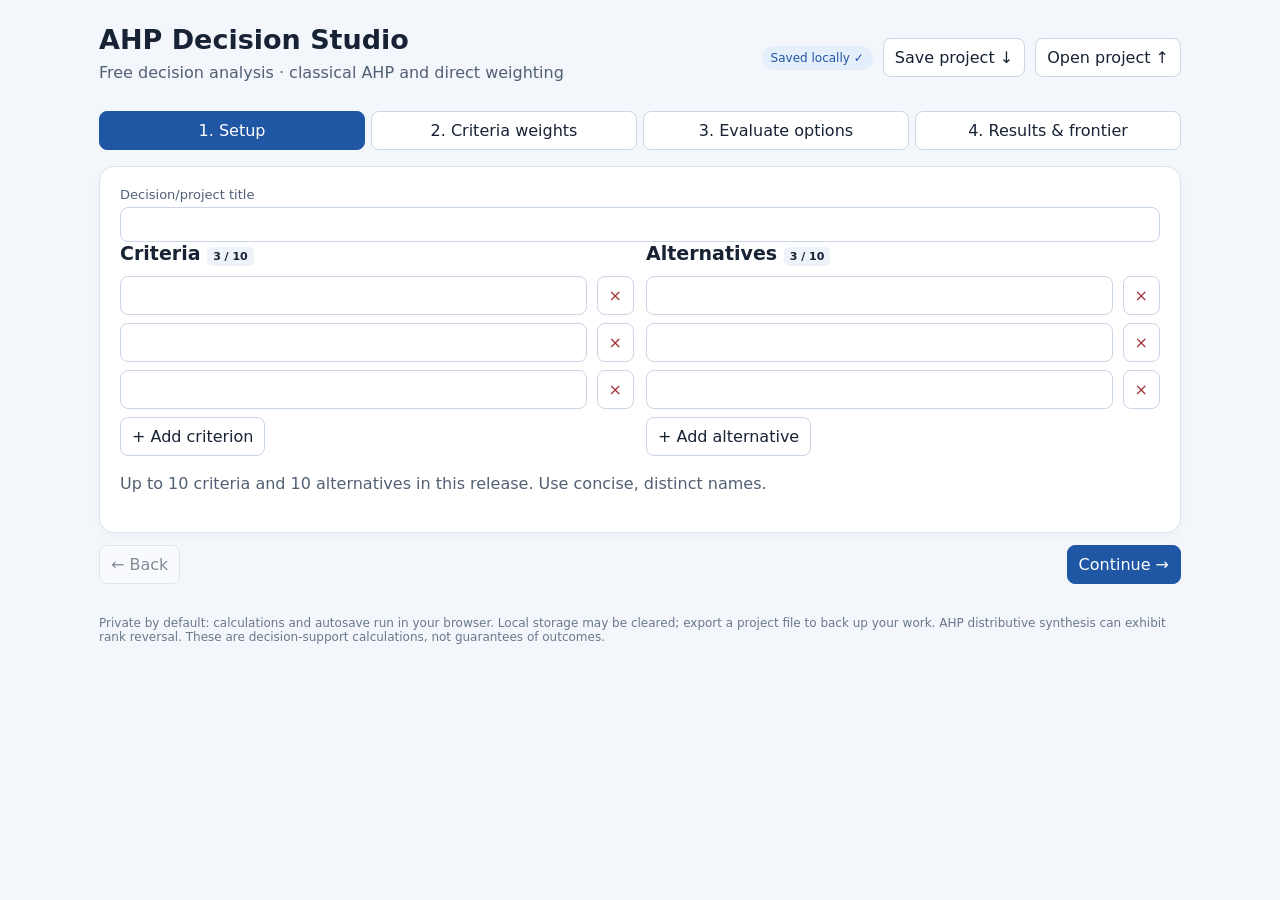
<file: browser-test-inline.html>
<!doctype html><html lang="en"><head><meta charset="utf-8"><meta name="viewport" content="width=device-width,initial-scale=1"><title>AHP Decision Studio</title><style>
:root{font-family:Inter,system-ui,-apple-system,Segoe UI,sans-serif;color:#172234;background:#f3f6fb}*{box-sizing:border-box}body{margin:0}.app{max-width:1130px;margin:auto;padding:24px}header{display:flex;align-items:center;justify-content:space-between;gap:16px;flex-wrap:wrap;margin-bottom:20px}h1{font-size:27px;margin:0}h2{font-size:19px;margin:0 0 12px}h3{font-size:15px}p{line-height:1.5;color:#526074}.muted,small{color:#607086}.pill{font-size:12px;background:#e5eefb;color:#2057a4;padding:5px 9px;border-radius:30px}.card{border:1px solid #dce3ee;background:#fff;border-radius:15px;padding:20px;margin:12px 0;box-shadow:0 3px 12px #17223408}.toolbar,.row,.buttons{display:flex;align-items:center;gap:10px;flex-wrap:wrap}.row{margin:8px 0}.grow{flex:1;min-width:135px}.steps{display:flex;gap:6px;flex-wrap:wrap;margin-bottom:16px}.steps button{flex:1;min-width:95px}.grid{display:grid;grid-template-columns:repeat(auto-fit,minmax(190px,1fr));gap:12px}input,select,button{font:inherit;border:1px solid #cbd6e5;border-radius:8px;padding:9px 11px;background:#fff;color:#172234}input[type=number]{width:105px}input[type=text]{max-width:100%}button{cursor:pointer}button:hover{border-color:#3665b6}button.primary,.steps button.selected{background:#2057a4;color:#fff;border-color:#2057a4}button.danger{color:#a33338}button:disabled{opacity:.5;cursor:not-allowed}label{display:flex;flex-direction:column;gap:5px;font-size:13px;color:#506078}.alert{background:#fff0ed;color:#953b30;padding:12px;border-radius:9px;margin:12px 0}.good{color:#23764a}.warning{color:#ae5d19}.table-scroll{overflow-x:auto}table{border-collapse:collapse;width:100%;font-size:14px}td,th{padding:10px;border-bottom:1px solid #e6ebf3;text-align:left}th{color:#4f5e73;background:#f6f8fc}td input{width:95px!important}.rank{font-weight:700}.bar{height:13px;border-radius:4px;background:#2370aa;min-width:2px}.result-grid{display:grid;grid-template-columns:1fr 1fr;gap:16px}#chart{width:100%;height:auto;max-height:400px}.spacer{flex:1}.inline{display:inline-flex;align-items:center;gap:7px}.footer{margin-top:32px;font-size:12px;color:#69788b}.tag{background:#edf3f9;border-radius:5px;padding:3px 6px;font-size:11px}@media(max-width:720px){.app{padding:12px}.result-grid{grid-template-columns:1fr}.card{padding:14px}.steps button{font-size:12px;padding:8px 4px}h1{font-size:22px}}
</style></head><body><main class="app"><header><div><h1>AHP Decision Studio</h1><p style="margin:6px 0">Free decision analysis · classical AHP and direct weighting</p></div><div class="toolbar"><span class="pill" id="saveStatus">Local autosave</span><button id="exportProject">Save project ↓</button><button id="importProject">Open project ↑</button><input id="fileInput" type="file" accept=".json,application/json" hidden></div></header><nav class="steps" id="steps"></nav><div id="view"></div><footer class="footer">Private by default: calculations and autosave run in your browser. Local storage may be cleared; export a project file to back up your work. AHP distributive synthesis can exhibit rank reversal. These are decision-support calculations, not guarantees of outcomes.</footer></main><script>/** AHP calculation engine v0.1.0. No DOM, dependencies, persistence or network calls. */
const RI_SAATY = Object.freeze([0, 0, 0, 0.58, 0.90, 1.12, 1.24, 1.32, 1.41, 1.45, 1.49]);
const EPS = 1e-12;
function fail(message) { throw new Error(message); }
function finite(v, label) { if (typeof v !== 'number' || !Number.isFinite(v)) fail(`${label} must be a finite number`); return v; }
function normalize(v) { const s = v.reduce((a,b)=>a+b,0); if (!(s>0)) fail('Weights must have positive sum'); return v.map(x=>x/s); }
function manualWeights(values, {percent=false}={}) {
  if (!Array.isArray(values) || !values.length) fail('Enter at least one weight');
  const w = values.map((v,i)=>finite(v,`Weight ${i+1}`));
  if (w.some(x=>x<0)) fail('Manual weights cannot be negative');
  const sum = w.reduce((a,b)=>a+b,0);
  if (!(sum>0)) fail('At least one weight must be positive');
  // Percent mode is a validation contract; it does not silently rescale an invalid sum.
  if (percent && Math.abs(sum-100)>1e-8) fail(`Percentage weights must sum to 100 (got ${sum})`);
  return normalize(w);
}
function pairwiseMatrix(n, comparisons) {
  if (!Number.isInteger(n) || n<1 || n>10) fail('Pairwise matrix size must be 1 to 10 (published RI table support)');
  const a = Array.from({length:n},(_,i)=>Array.from({length:n},(_,j)=>i===j?1:null));
  for (const entry of comparisons) {
    if (!Array.isArray(entry) || entry.length!==3) fail('Comparison must be [row, column, value]');
    const [i,j,v] = entry;
    if (!Number.isInteger(i)||!Number.isInteger(j)||i<0||j<0||i>=n||j>=n||i===j) fail('Comparison indices invalid');
    finite(v,'Comparison');
    if (v<1/9- EPS || v>9+EPS || v<=0) fail('Comparisons must be between 1/9 and 9');
    if (a[i][j]!==null && Math.abs(a[i][j]-v)>1e-10) fail(`Conflicting duplicate comparison ${i},${j}`);
    a[i][j]=v;a[j][i]=1/v;
  }
  return a;
}
function calculatePairwise(matrix,{tolerance=1e-13,maxIterations=100000}={}) {
  if (!Array.isArray(matrix)||!matrix.length) fail('Matrix cannot be empty');
  const n=matrix.length;
  if(n>10) fail('Pairwise matrix exceeds supported RI table (10)');
  for(let i=0;i<n;i++) {
    if(!Array.isArray(matrix[i])||matrix[i].length!==n) fail('Matrix must be square');
    for(let j=0;j<n;j++) {
      const a=matrix[i][j];
      if(a===null || a===undefined) fail(`Missing comparison between ${i+1} and ${j+1}`);
      finite(a,`Matrix[${i}][${j}]`);
      if(a<=0) fail('Pairwise values must be positive');
      if(i===j && Math.abs(a-1)>1e-10) fail('Matrix diagonal must be 1');
      if(Math.abs(a*matrix[j][i]-1)>1e-9) fail('Matrix must be reciprocal');
    }
  }
  let w=Array(n).fill(1/n),iterations=0,converged=false;
  for(;iterations<maxIterations;iterations++) {
    const next=normalize(matrix.map(row=>row.reduce((s,a,j)=>s+a*w[j],0)));
    const difference=Math.max(...next.map((v,i)=>Math.abs(v-w[i])));
    w=next;
    if(difference<tolerance){converged=true;iterations++;break;}
  }
  if(!converged) fail('Eigenvector iteration did not converge');
  const aw=matrix.map(row=>row.reduce((s,a,j)=>s+a*w[j],0));
  const lambda=aw.reduce((s,v,i)=>s+v/w[i],0)/n;
  const residual=Math.max(...aw.map((v,i)=>Math.abs(v-lambda*w[i])));
  if(residual>1e-8) fail('Eigenvector residual exceeds acceptable tolerance');
  const ci=n<=2?0:Math.max(0,(lambda-n)/(n-1));
  const cr=n<=2?0:ci/RI_SAATY[n];
  return {weights:w,lambdaMax:lambda,consistencyIndex:ci,consistencyRatio:cr,consistent:cr<=0.1+1e-12,iterations,residual,ri:RI_SAATY[n],method:'principal-eigenvector'};
}
function calculateComparisons(n,entries) { return calculatePairwise(pairwiseMatrix(n,entries)); }
/** Tree: {id, weight?:number, children?:[]}. Weight is local to its parent; roots are an array. */
function hierarchyGlobalWeights(roots) {
  if(!Array.isArray(roots)||!roots.length) fail('Hierarchy requires root criteria');
  const leaf=[];const seen=new Set();
  function visit(children,parentWeight,path) {
    const weights=manualWeights(children.map(c=>c.weight));
    children.forEach((node,i)=>{
      if(!node || typeof node.id!=='string'||!node.id.trim()||seen.has(node.id)) fail('Hierarchy IDs must be unique, non-empty strings');
      seen.add(node.id);
      const global=parentWeight*weights[i];
      if(node.children!==undefined && (!Array.isArray(node.children)||!node.children.length)) fail('Children must be nonempty');
      if(node.children) visit(node.children,global,[...path,node.id]);
      else leaf.push({id:node.id,globalWeight:global,path:[...path,node.id]});
    });
  }
  visit(roots,1,[]);
  return leaf;
}
/** Distributive AHP synthesis. Each criterion column is a probability distribution over alternatives. */
function synthesize(alternativeIds, criteriaWeights, prioritiesByCriterion) {
  if(!Array.isArray(alternativeIds)||!alternativeIds.length || new Set(alternativeIds).size!==alternativeIds.length) fail('Unique alternatives required');
  const weights=manualWeights(criteriaWeights);
  if(!Array.isArray(prioritiesByCriterion)||prioritiesByCriterion.length!==weights.length) fail('Priority columns must match criteria');
  const columns=prioritiesByCriterion.map((c,i)=>{
    if(!Array.isArray(c)||c.length!==alternativeIds.length) fail(`Criterion ${i+1} has incorrect alternative count`);
    const scores=c.map((v,j)=>finite(v,`Priority ${i+1},${j+1}`));
    if(scores.some(v=>v<0)) fail('Priorities cannot be negative');
    const sum=scores.reduce((a,b)=>a+b,0);
    if(Math.abs(sum-1)>1e-8) fail(`Criterion ${i+1} priorities must sum to 1`);
    return scores;
  });
  const results=alternativeIds.map((id,j)=>({id,score:weights.reduce((s,w,i)=>s+w*columns[i][j],0)}));
  results.sort((a,b)=>b.score-a.score || String(a.id).localeCompare(String(b.id)));
  return results.map((r,i)=>({...r,rank:i+1}));
}
/** Optional objective data conversion, NOT classical AHP pairwise priorities. Explicit fixed anchors. */
function linearUtility(value,{worst,best,direction='maximize'}={}) {
  finite(value,'Value');finite(worst,'Worst anchor');finite(best,'Best anchor');
  if(direction!=='minimize' && direction!=='maximize') fail('Direction must be minimize or maximize');
  if(worst===best) fail('Best and worst anchors must differ');
  if(direction==='maximize' && !(best>worst)) fail('For maximize, best must exceed worst');
  if(direction==='minimize' && !(best<worst)) fail('For minimize, best must be smaller than worst');
  return Math.max(0,Math.min(1,(value-worst)/(best-worst)));
}
/** Points are {id,objectives:{key:finiteNumber}}; directions maps key to minimize/maximize. */
function paretoFront(points,directions,{epsilon=1e-10}={}) {
  if(!Array.isArray(points)||!points.length) fail('Points required');
  if(!directions||!Object.keys(directions).length) fail('At least one objective required');
  if(!Number.isFinite(epsilon)||epsilon<0) fail('Invalid epsilon');
  const keys=Object.keys(directions);
  const ids=new Set();
  for(const p of points){
    if(ids.has(p.id)) fail('Point IDs must be unique'); ids.add(p.id);
    keys.forEach(k=>{if(!['minimize','maximize'].includes(directions[k])) fail('Objective direction invalid');finite(p.objectives?.[k],`Objective ${k}`);});
  }
  function dominates(a,b){
    let strictlyBetter=false;
    for(const k of keys){
      const sign=directions[k]==='maximize'?1:-1;
      const delta=sign*(a.objectives[k]-b.objectives[k]);
      if(delta< -epsilon)return false;
      if(delta>epsilon)strictlyBetter=true;
    }
    return strictlyBetter;
  }
  return points.map(p=>({...p,efficient:!points.some(other=>other!==p&&dominates(other,p)),dominatedBy:points.filter(other=>other!==p&&dominates(other,p)).map(o=>o.id)}));
}

/** Validate untrusted JSON before loading it into the interface. */
function validateProject(p) {
  const fail=m=>{throw new Error(`Invalid project: ${m}`)};
  const object=x=>x!==null&&typeof x==='object'&&!Array.isArray(x);
  if(!object(p)||p.version!==1)fail('unsupported version');
  if(typeof p.title!=='string'||p.title.length>300)fail('title');
  const collection=(list,label,min,max)=>{
    if(!Array.isArray(list)||list.length<min||list.length>max)fail(label+' count');
    const ids=new Set();
    for(const x of list){if(!object(x)||typeof x.id!=='string'||!x.id||x.id.length>80||x.id.includes('|')||['__proto__','constructor','prototype'].includes(x.id)||ids.has(x.id)||typeof x.name!=='string'||x.name.length>200)fail(label+' items');ids.add(x.id)}
    return ids;
  };
  const criteria=collection(p.criteria,'criteria',1,10),alts=collection(p.alternatives,'alternatives',1,10),objectives=collection(p.objectives,'objectives',1,8);
  if(!['manual','pairwise'].includes(p.weightMethod)||!['scores','pairwise'].includes(p.evaluationMethod))fail('method');
  const finite=x=>typeof x==='number'&&Number.isFinite(x);
  for(const c of p.criteria)if(!(c.weight===null||finite(c.weight))||(finite(c.weight)&&c.weight<0))fail('criterion weight');
  const record=(x,label)=>{if(!object(x))fail(label);return x};
  const judgements=(x,ids,label)=>{record(x,label);for(const [key,v] of Object.entries(x)){const pair=key.split('|');if(pair.length!==2||!ids.has(pair[0])||!ids.has(pair[1])||pair[0]===pair[1]||!finite(v)||v<1/9-1e-12||v>9+1e-12)fail(label+' values')}};
  judgements(p.criteriaComparisons,criteria,'criterion comparisons');
  record(p.altComparisons,'alternative comparisons');for(const [cid,vals] of Object.entries(p.altComparisons)){if(!criteria.has(cid))fail('unknown criterion');judgements(vals,alts,'alternative comparisons')}
  record(p.scores,'scores');for(const [cid,vals] of Object.entries(p.scores)){if(!criteria.has(cid))fail('unknown score criterion');record(vals,'score values');for(const [aid,v] of Object.entries(vals))if(!alts.has(aid)||!(v===null||finite(v))||(finite(v)&&v<0))fail('scores')}
  for(const o of p.objectives){if(!['minimize','maximize'].includes(o.direction))fail('objective direction');record(o.values,'objective values');for(const [aid,v] of Object.entries(o.values))if(!alts.has(aid)||!(v===''||finite(v)))fail('objective values')}
  if(p.weightAdjustment!==null){if(!Array.isArray(p.weightAdjustment)||p.weightAdjustment.length!==p.criteria.length||p.weightAdjustment.some(x=>!finite(x)||x<0)||Math.abs(p.weightAdjustment.reduce((a,b)=>a+b,0)-1)>1e-8)fail('sensitivity weights')}
  return p;
}




const KEY='ahp-decision-studio-v1';const names=['Setup','Criteria weights','Evaluate options','Results & frontier'];let step=0;
const newProject=()=>({version:1,title:'Selecting a service provider',criteria:[{id:'c1',name:'Cost',weight:40},{id:'c2',name:'Service quality',weight:35},{id:'c3',name:'Sustainability',weight:25}],alternatives:[{id:'a1',name:'Provider A'},{id:'a2',name:'Provider B'},{id:'a3',name:'Provider C'}],weightMethod:'manual',criteriaComparisons:{},evaluationMethod:'scores',scores:{c1:{a1:8,a2:6,a3:9},c2:{a1:7,a2:9,a3:5},c3:{a1:6,a2:8,a3:7}},altComparisons:{},objectives:[{id:'o1',name:'Annual cost (S$ thousand)',direction:'minimize',values:{a1:90,a2:110,a3:80}},{id:'o2',name:'Technical quality',direction:'maximize',values:{a1:75,a2:90,a3:65}}],weightAdjustment:null});
let p;try{const raw=localStorage.getItem(KEY);p=raw?JSON.parse(raw):newProject();validateProject(p);}catch{p=newProject();}
const $=id=>document.getElementById(id), esc=v=>String(v??'').replace(/[&<>"']/g,c=>({'&':'&amp;','<':'&lt;','>':'&gt;','"':'&quot;',"'":'&#39;'}[c]));const uid=()=>Math.random().toString(36).slice(2,11);const fmt=v=>Number(v).toFixed(3);const sum=a=>a.reduce((x,y)=>x+y,0);
function persist(){try{localStorage.setItem(KEY,JSON.stringify(p));$('saveStatus').textContent='Saved locally ✓';}catch{$('saveStatus').textContent='Autosave unavailable — export your file';}}
function update(fn){fn();persist();render();}
function options(items,current){return items.map(x=>`<option value="${esc(x.id)}" ${x.id===current?'selected':''}>${esc(x.name)}</option>`).join('');}
function pairKey(a,b){return `${a}|${b}`;}
function comparisonRows(items,data,handler){let html='<div class="table-scroll"><table><thead><tr><th>Compared with</th><th>Preference</th><th>Judgment</th></tr></thead><tbody>';for(let i=0;i<items.length;i++)for(let j=i+1;j<items.length;j++){const a=items[i],b=items[j],k=pairKey(a.id,b.id),v=data[k]??1;html+=`<tr><td>${esc(a.name)} vs ${esc(b.name)}</td><td><select data-${handler}="${esc(k)}">${[9,8,7,6,5,4,3,2,1,1/2,1/3,1/4,1/5,1/6,1/7,1/8,1/9].map(x=>`<option value="${x}" ${Math.abs(x-v)<1e-9?'selected':''}>${x>=1?`${x}: ${esc(a.name)} preferred`:`1/${Math.round(1/x)}: ${esc(b.name)} preferred`}${x===1?' (equal)':''}</option>`).join('')}</select></td><td><span class="tag">${v===1?'Equal':v>1?`${v} : 1`:`1 : ${Math.round(1/v)}`}</span></td></tr>`;}
return html+'</tbody></table></div>';}
function entries(items,data){const e=[];for(let i=0;i<items.length;i++)for(let j=i+1;j<items.length;j++){const v=data[pairKey(items[i].id,items[j].id)];if(v===undefined)throw Error(`Complete all pairwise judgments (${items[i].name} versus ${items[j].name})`);e.push([i,j,v]);}return e;}
function getWeights(){return p.weightMethod==='manual'?manualWeights(p.criteria.map(c=>c.weight),{percent:true}):calculateComparisons(p.criteria.length,entries(p.criteria,p.criteriaComparisons)).weights;}
function getResults(){const w=p.weightAdjustment??getWeights();const columns=p.criteria.map(c=>{if(p.evaluationMethod==='scores'){const v=p.alternatives.map(a=>p.scores[c.id]?.[a.id]);if(v.some(x=>typeof x!=='number'||!Number.isFinite(x)||x<0))throw Error(`Missing/invalid score under ${c.name}`);return manualWeights(v);}return calculateComparisons(p.alternatives.length,entries(p.alternatives,p.altComparisons[c.id]??{})).weights;});return {weights:w,columns,ranked:synthesize(p.alternatives.map(a=>a.id),w,columns)};}
function baseView(){return `<section class="card"><label>Decision/project title<input id="title" type="text" value="${esc(p.title)}"></label><div class="grid"><div><h2>Criteria <span class="tag">${p.criteria.length} / 10</span></h2><div id="criteriaFields">${p.criteria.map((c,i)=>`<div class="row"><input class="grow" data-criterion="${esc(c.id)}" aria-label="Criterion ${i+1}" value="${esc(c.name)}"><button class="danger" data-delete-criterion="${esc(c.id)}" ${p.criteria.length<=1?'disabled':''}>×</button></div>`).join('')}</div><button id="addCriterion" ${p.criteria.length>=10?'disabled':''}>+ Add criterion</button></div><div><h2>Alternatives <span class="tag">${p.alternatives.length} / 10</span></h2>${p.alternatives.map((a,i)=>`<div class="row"><input class="grow" data-alternative="${esc(a.id)}" aria-label="Alternative ${i+1}" value="${esc(a.name)}"><button class="danger" data-delete-alternative="${esc(a.id)}" ${p.alternatives.length<=1?'disabled':''}>×</button></div>`).join('')}<button id="addAlternative" ${p.alternatives.length>=10?'disabled':''}>+ Add alternative</button></div></div><p>Up to 10 criteria and 10 alternatives in this release. Use concise, distinct names.</p></section>`;}
function weightsView(){const isAHP=p.weightMethod==='pairwise';let out=`<section class="card"><h2>Choose weighting method</h2><div class="row"><label class="inline"><input type="radio" name="wm" value="manual" ${!isAHP?'checked':''}> Direct percentages</label><label class="inline"><input type="radio" name="wm" value="pairwise" ${isAHP?'checked':''}> AHP pairwise comparisons</label></div><p>Manual percentages must sum to exactly 100. AHP derives weights using the principal eigenvector and displays a consistency ratio.</p>`;
if(isAHP){out+=comparisonRows(p.criteria,p.criteriaComparisons,'criterion-pair');try{const r=calculateComparisons(p.criteria.length,entries(p.criteria,p.criteriaComparisons));out+=`<p class="${r.consistent?'good':'warning'}">CR: ${fmt(r.consistencyRatio)} · ${r.consistent?'Within 0.10 guideline':'Review inconsistent judgments'}</p>`;}catch(e){out+=`<p class="warning">${esc(e.message)}</p>`;}}else{out+=`<div class="grid">${p.criteria.map(c=>`<label>${esc(c.name)} (%)<input type="number" min="0" max="100" step="any" data-weight="${esc(c.id)}" value="${esc(c.weight)}"></label>`).join('')}</div><p>Total: ${fmt(sum(p.criteria.map(c=>c.weight)))}%</p>`;}return out+'</section>';}
function evaluationView(){let out=`<section class="card"><h2>Evaluate each alternative</h2><div class="row"><label class="inline"><input type="radio" name="em" value="scores" ${p.evaluationMethod==='scores'?'checked':''}> Direct scores</label><label class="inline"><input type="radio" name="em" value="pairwise" ${p.evaluationMethod==='pairwise'?'checked':''}> Pairwise comparisons</label></div><p>For direct scores, enter nonnegative values where higher means better. Scores are normalized within each criterion, so raw costs should not be entered here without a documented utility transformation. Pairwise mode uses the AHP 1–9 scale.</p>`;
if(p.evaluationMethod==='scores'){out+='<div class="table-scroll"><table><thead><tr><th>Alternative</th>'+p.criteria.map(c=>`<th>${esc(c.name)}</th>`).join('')+'</tr></thead><tbody>'+p.alternatives.map(a=>`<tr><th>${esc(a.name)}</th>${p.criteria.map(c=>`<td><input type="number" min="0" step="any" data-score="${esc(c.id)}|${esc(a.id)}" value="${esc(p.scores[c.id]?.[a.id]??0)}"></td>`).join('')}</tr>`).join('')+'</tbody></table></div>';}else{out+=p.criteria.map(c=>`<h3>${esc(c.name)}</h3>${comparisonRows(p.alternatives,p.altComparisons[c.id]??{},'alt-pair-'+c.id)}${(()=>{try{const r=calculateComparisons(p.alternatives.length,entries(p.alternatives,p.altComparisons[c.id]??{}));return `<p class="${r.consistent?'good':'warning'}">CR ${fmt(r.consistencyRatio)}</p>`;}catch{return '<p class="warning">Comparisons incomplete</p>';}})()}`).join('');}return out+'</section>';}
function resultsView(){let out='<section class="card"><h2>Decision rankings</h2>';let results;try{results=getResults();const namesMap=Object.fromEntries(p.alternatives.map(a=>[a.id,a.name]));out+=`<div class="table-scroll"><table><thead><tr><th>Rank</th><th>Alternative</th><th>Priority</th><th>Visual</th></tr></thead><tbody>${results.ranked.map(r=>`<tr><td class="rank">${r.rank}</td><td>${esc(namesMap[r.id])}</td><td>${(100*r.score).toFixed(2)}%</td><td style="width:35%"><div class="bar" style="width:${100*r.score/Math.max(...results.ranked.map(x=>x.score))}%"></div></td></tr>`).join('')}</tbody></table></div><h3>Criterion weights & sensitivity</h3><p>Adjust a weight to explore rankings. Other weights are redistributed proportionally. "Reset" returns to the specified weights.</p>${p.criteria.map((c,i)=>`<div class="row"><label class="grow">${esc(c.name)} <strong>${(100*results.weights[i]).toFixed(1)}%</strong><input style="width:100%" type="range" min="0" max="100" step="1" value="${100*results.weights[i]}" data-sens="${i}"></label></div>`).join('')}<button id="resetSensitivity">Reset weights</button>`;}catch(e){out+=`<div class="alert">Complete the prior steps first: ${esc(e.message)}</div>`;}out+='</section>';
 out+=`<section class="card"><h2>Trade-offs & Pareto-efficient alternatives</h2><p>Add real, measurable objectives separately from AHP priorities. Smaller costs and larger benefits are interpreted using their selected directions. A non-dominated alternative is not necessarily the highest AHP-ranked option.</p><div class="buttons"><button id="addObjective" ${p.objectives.length>=8?'disabled':''}>+ Add objective</button></div>${p.objectives.map(o=>`<div class="card"><div class="row"><label class="grow">Objective name<input data-objective-name="${esc(o.id)}" type="text" value="${esc(o.name)}"></label><label>Direction<select data-direction="${esc(o.id)}"><option value="minimize" ${o.direction==='minimize'?'selected':''}>Lower is better</option><option value="maximize" ${o.direction==='maximize'?'selected':''}>Higher is better</option></select></label><button data-delete-objective="${esc(o.id)}" class="danger" ${p.objectives.length<=1?'disabled':''}>Delete</button></div><div class="grid">${p.alternatives.map(a=>`<label>${esc(a.name)}<input type="number" step="any" data-objective-value="${esc(o.id)}|${esc(a.id)}" value="${esc(o.values[a.id]??'')}"></label>`).join('')}</div></div>`).join('')}`;
if(p.objectives.length>=2){out+=`<div class="row"><label>Horizontal axis<select id="xAxis">${options(p.objectives,p.objectives[0].id)}</select></label><label>Vertical axis<select id="yAxis">${options(p.objectives,p.objectives[1].id)}</select></label></div>`;}out+='<div id="frontier"></div></section>';return out;}
function renderFrontier(){const target=$('frontier');if(!target)return;try{const directions=Object.fromEntries(p.objectives.map(o=>[o.id,o.direction]));const pts=p.alternatives.map(a=>({id:a.id,objectives:Object.fromEntries(p.objectives.map(o=>[o.id,o.values[a.id]]))}));for(const a of p.alternatives)for(const o of p.objectives)if(typeof o.values[a.id]!=='number'||!Number.isFinite(o.values[a.id]))throw Error(`Enter ${o.name} for ${a.name}`);
const ranked=paretoFront(pts,directions);const efficient=ranked.filter(r=>r.efficient).length;let html=`<p><strong>${efficient} of ${ranked.length}</strong> alternatives are nondominated across all ${p.objectives.length} objective(s).</p><p>${ranked.map(r=>`${esc(p.alternatives.find(a=>a.id===r.id).name)}: <strong class="${r.efficient?'good':'warning'}">${r.efficient?'Efficient':'Dominated'}</strong>`).join(' · ')}</p>`;
if(p.objectives.length>=2){const x=p.objectives.find(o=>o.id===$('xAxis').value)??p.objectives[0],y=p.objectives.find(o=>o.id===$('yAxis').value)??p.objectives[1];const xv=pts.map(z=>z.objectives[x.id]),yv=pts.map(z=>z.objectives[y.id]);let xmin=Math.min(...xv),xmax=Math.max(...xv),ymin=Math.min(...yv),ymax=Math.max(...yv);const dx=xmax-xmin||1,dy=ymax-ymin||1;const coord=(v,min,d)=> (v-min)/d;html+=`<svg id="chart" viewBox="0 0 670 370" role="img" aria-label="Scatterplot of ${esc(x.name)} and ${esc(y.name)}"><rect x="65" y="18" width="570" height="296" fill="#f6f9fd"/><line x1="65" x2="635" y1="314" y2="314" stroke="#68778a"/><line x1="65" x2="65" y1="18" y2="314" stroke="#68778a"/><text x="350" y="358" text-anchor="middle" font-size="13" fill="#526074">${esc(x.name)} (${x.direction})</text><text x="12" y="180" transform="rotate(-90 12 180)" text-anchor="middle" font-size="13" fill="#526074">${esc(y.name)} (${y.direction})</text><text x="65" y="334" font-size="12" fill="#526074">${xmin}</text><text x="600" y="334" font-size="12" fill="#526074">${xmax}</text><text x="20" y="312" font-size="12" fill="#526074">${ymin}</text><text x="20" y="25" font-size="12" fill="#526074">${ymax}</text>${ranked.map(z=>{const a=p.alternatives.find(a=>a.id===z.id),cx=65+570*coord(z.objectives[x.id],xmin,dx),cy=314-296*coord(z.objectives[y.id],ymin,dy);return `<circle cx="${cx}" cy="${cy}" r="7" fill="${z.efficient?'#16839c':'#c48036'}" stroke="white" stroke-width="2"><title>${esc(a.name)}</title></circle><text x="${Math.min(cx+9,588)}" y="${Math.max(cy-10,15)}" font-size="12" fill="#26354a">${esc(a.name)}</text>`;}).join('')}</svg><p><span style="color:#16839c">●</span> Nondominated across all objectives · <span style="color:#c48036">●</span> Dominated. The plot is a projection; efficient points in higher dimensions may overlap or appear dominated in these two displayed dimensions.</p>`;}
target.innerHTML=html;}catch(e){target.innerHTML=`<div class="alert">${esc(e.message)}</div>`;}}
function render(){ $('steps').innerHTML=names.map((n,i)=>`<button data-step="${i}" class="${step===i?'selected':''}">${i+1}. ${n}</button>`).join('');$('view').innerHTML= (step===0?baseView():step===1?weightsView():step===2?evaluationView():resultsView())+`<div class="buttons"><button id="prev" ${step===0?'disabled':''}>← Back</button><span class="spacer"></span><button id="next" class="primary" ${step===3?'disabled':''}>Continue →</button></div>`;
$('prev').onclick=()=>{step--;render()};$('next').onclick=()=>{step++;render()};document.querySelectorAll('[data-step]').forEach(el=>el.onclick=()=>{step=Number(el.dataset.step);render()});
function bind(selector,event,fn){document.querySelectorAll(selector).forEach(el=>el.addEventListener(event,()=>update(()=>fn(el))));}
if(step===0){bind('#title','change',el=>p.title=el.value);bind('[data-criterion]','change',el=>p.criteria.find(c=>c.id===el.dataset.criterion).name=el.value);bind('[data-alternative]','change',el=>p.alternatives.find(a=>a.id===el.dataset.alternative).name=el.value);bind('[data-delete-criterion]','click',el=>p.criteria=p.criteria.filter(c=>c.id!==el.dataset.deleteCriterion));bind('[data-delete-alternative]','click',el=>p.alternatives=p.alternatives.filter(a=>a.id!==el.dataset.deleteAlternative));$('addCriterion').onclick=()=>update(()=>{p.criteria.push({id:uid(),name:'New criterion',weight:0});p.weightAdjustment=null;});$('addAlternative').onclick=()=>update(()=>p.alternatives.push({id:uid(),name:'New alternative'}));}
if(step===1){bind('[name=wm]','change',el=>{p.weightMethod=el.value;p.weightAdjustment=null;});bind('[data-weight]','change',el=>{p.criteria.find(c=>c.id===el.dataset.weight).weight=el.value===''?null:Number(el.value);p.weightAdjustment=null;});bind('[data-criterion-pair]','change',el=>{p.criteriaComparisons[el.dataset.criterionPair]=Number(el.value);p.weightAdjustment=null;});}
if(step===2){bind('[name=em]','change',el=>p.evaluationMethod=el.value);bind('[data-score]','change',el=>{const [c,a]=el.dataset.score.split('|');(p.scores[c]??={})[a]=el.value===''?null:Number(el.value)});document.querySelectorAll('[data-alt-pair-]').forEach(()=>{});document.querySelectorAll('select').forEach(el=>{const key=Object.keys(el.dataset).find(k=>k.startsWith('altPair'));if(!key)return;el.onchange=()=>update(()=>{const criterion=key.slice('altPair'.length).replace(/^./,ch=>ch.toLowerCase());const c=p.criteria.find(x=>key.toLowerCase()==='altpair'+x.id.toLowerCase());if(c)(p.altComparisons[c.id]??={})[el.dataset[key]]=Number(el.value);});});}
if(step===3){bind('[data-sens]','change',el=>{const i=Number(el.dataset.sens),raw=p.weightAdjustment??getWeights(),desired=Number(el.value)/100,rest=1-raw[i];p.weightAdjustment=raw.length===1?[1]:raw.map((v,j)=>j===i?desired:rest>0?v*(1-desired)/rest:(1-desired)/(raw.length-1));if(raw.length===1)p.weightAdjustment=[1];});$('resetSensitivity').onclick=()=>update(()=>p.weightAdjustment=null);$('addObjective').onclick=()=>update(()=>p.objectives.push({id:uid(),name:'New objective',direction:'maximize',values:{}}));bind('[data-objective-name]','change',el=>p.objectives.find(o=>o.id===el.dataset.objectiveName).name=el.value);bind('[data-direction]','change',el=>p.objectives.find(o=>o.id===el.dataset.direction).direction=el.value);bind('[data-objective-value]','change',el=>{const [oid,aid]=el.dataset.objectiveValue.split('|');p.objectives.find(o=>o.id===oid).values[aid]=el.value===''?'':Number(el.value)});bind('[data-delete-objective]','click',el=>p.objectives=p.objectives.filter(o=>o.id!==el.dataset.deleteObjective));if($('xAxis')){$('xAxis').onchange=renderFrontier;$('yAxis').onchange=renderFrontier;}renderFrontier();}}
$('exportProject').onclick=()=>{const blob=new Blob([JSON.stringify(p,null,2)],{type:'application/json'});const url=URL.createObjectURL(blob),a=document.createElement('a');a.href=url;a.download=(p.title||'ahp-project').replace(/[^a-z0-9-]/gi,'_')+'.json';a.click();setTimeout(()=>URL.revokeObjectURL(url),2000)};
$('importProject').onclick=()=>$('fileInput').click();$('fileInput').onchange=async e=>{const f=e.target.files?.[0];if(!f)return;try{const d=JSON.parse(await f.text());validateProject(d);p=d;step=0;persist();render();}catch(err){alert('Could not open project: '+err.message)}e.target.value='';};
render();persist();
</script></body></html>
</file>
<file: design-system.css>
:root{font-family:Inter,system-ui,-apple-system,Segoe UI,sans-serif;color:#172234;background:#f3f6fb}*{box-sizing:border-box}body{margin:0}.app{max-width:1130px;margin:auto;padding:24px}header{display:flex;align-items:center;justify-content:space-between;gap:16px;flex-wrap:wrap;margin-bottom:20px}h1{font-size:27px;margin:0}h2{font-size:19px;margin:0 0 12px}h3{font-size:15px}p{line-height:1.5;color:#526074}.muted,small{color:#607086}.pill{font-size:12px;background:#e5eefb;color:#2057a4;padding:5px 9px;border-radius:30px}.card{border:1px solid #dce3ee;background:#fff;border-radius:15px;padding:20px;margin:12px 0;box-shadow:0 3px 12px #17223408}.toolbar,.row,.buttons{display:flex;align-items:center;gap:10px;flex-wrap:wrap}.row{margin:8px 0}.grow{flex:1;min-width:135px}.steps{display:flex;gap:6px;flex-wrap:wrap;margin-bottom:16px}.steps button{flex:1;min-width:95px}.grid{display:grid;grid-template-columns:repeat(auto-fit,minmax(190px,1fr));gap:12px}input,select,button{font:inherit;border:1px solid #cbd6e5;border-radius:8px;padding:9px 11px;background:#fff;color:#172234}input[type=number]{width:105px}input[type=text]{max-width:100%}button{cursor:pointer}button:hover{border-color:#3665b6}button.primary,.steps button.selected{background:#2057a4;color:#fff;border-color:#2057a4}button.danger{color:#a33338}button:disabled{opacity:.5;cursor:not-allowed}label{display:flex;flex-direction:column;gap:5px;font-size:13px;color:#506078}.alert{background:#fff0ed;color:#953b30;padding:12px;border-radius:9px;margin:12px 0}.good{color:#23764a}.warning{color:#ae5d19}.table-scroll{overflow-x:auto}table{border-collapse:collapse;width:100%;font-size:14px}td,th{padding:10px;border-bottom:1px solid #e6ebf3;text-align:left}th{color:#4f5e73;background:#f6f8fc}td input{width:95px!important}.rank{font-weight:700}.bar{height:13px;border-radius:4px;background:#2370aa;min-width:2px}.result-grid{display:grid;grid-template-columns:1fr 1fr;gap:16px}#chart{width:100%;height:auto;max-height:400px}.spacer{flex:1}.inline{display:inline-flex;align-items:center;gap:7px}.footer{margin-top:32px;font-size:12px;color:#69788b}.tag{background:#edf3f9;border-radius:5px;padding:3px 6px;font-size:11px}@media(max-width:720px){.app{padding:12px}.result-grid{grid-template-columns:1fr}.card{padding:14px}.steps button{font-size:12px;padding:8px 4px}h1{font-size:22px}}
 .help{font-size:12px;color:#607086}.outline{border-left:3px solid #b9cde7;margin:10px 0 10px 8px;padding:6px 0 6px 14px}.outline .row{margin:7px 0}.toolbar button{font-size:13px}.steps button:focus-visible,button:focus-visible,input:focus-visible,select:focus-visible{outline:3px solid #ffba59;outline-offset:2px}@media print{header,.steps,.footer,.buttons{display:none!important}} .wizard{padding:20px;background:#f7faff;border:1px solid #d7e6f8;border-radius:16px;margin:16px 0}.choicegrid{display:grid;grid-template-columns:1fr 1fr;gap:12px}.choice{padding:20px 12px;font-size:16px;font-weight:650;min-height:90px}.choice.chosen{border:2px solid #246dc1;background:#eaf3ff}.decision-summary{background:#ecf7f5;border-left:4px solid #188b7e;border-radius:10px;padding:12px 16px;margin:16px 0}.decision-summary p{margin:6px 0}.steps{position:sticky;top:0;background:#f3f6fb;padding:9px 0;z-index:5}progress{accent-color:#246dc1}button:focus-visible{outline:3px solid #f6b753;outline-offset:2px}@media(max-width:520px){.choicegrid{grid-template-columns:1fr}.toolbar button{font-size:12px}} 
.ahp-help-dialog{border:1px solid #d6e1ef;border-radius:18px;padding:0;box-shadow:0 24px 80px #132f5350;color:#172234}.ahp-help-dialog::backdrop{background:#0c234b92}.ahp-help-content{padding:24px}.ahp-help-content h2{margin:0}.ahp-help-content p{margin:8px 0 15px}.ahp-help-content ol{padding-left:22px;line-height:1.6;color:#40516a}.ahp-help-content li{margin:8px 0}.ahp-glossary{margin:10px 0 18px}.ahp-glossary dt{font-weight:700;margin-top:12px;color:#172234}.ahp-glossary dd{margin:3px 0 0 0;color:#526074;line-height:1.5}.ahp-help-content .row{align-items:center}.ahp-help-content button{white-space:nowrap}@media(max-width:520px){.ahp-help-content{padding:18px}} 

.sample-banner{background:#edf6ff;border:1px solid #bcdafa;border-radius:11px;padding:12px 15px;margin-bottom:16px}.sample-banner p{margin:4px 0 0;font-size:13px}/* v1.0 interface pass: clear information hierarchy, compact actions, accessible focus */
.app{max-width:1180px;padding:24px 24px 44px}.site-header{display:flex;align-items:center;justify-content:space-between;gap:18px;margin:0 0 18px;padding:12px 0 16px;border-bottom:1px solid #dce4f0}.site-header .tagline{color:#50647e;margin:5px 0 4px;font-size:15px}.site-header small{font-size:12px}.save-indicator{display:flex;gap:6px;align-items:center;flex:0 0 auto}.save-dot{width:8px;height:8px;background:#268563;border-radius:50%}.workspace-bar{background:#fff;border:1px solid #dbe5f1;border-radius:16px;padding:15px 18px 16px;margin-bottom:20px;box-shadow:0 5px 18px #16376309}.workspace-heading{display:flex;gap:14px;align-items:baseline;flex-wrap:wrap;margin-bottom:12px}.workspace-hint{font-size:12px;color:#68788d}.workspace-actions{display:flex;flex-wrap:wrap;gap:8px;align-items:stretch}.action-group{display:flex;flex-wrap:wrap;align-items:center;gap:7px;padding:0 12px 0 0;margin-right:4px;border-right:1px solid #dce4ed}.action-group:last-child{border:0;margin:0;padding:0}.workspace-actions button{padding:8px 10px;font-size:12px;white-space:nowrap;background:#f8fafd;border-color:#d9e3ef}.workspace-actions .action-accent{background:#e8f1ff;border-color:#a4c7f5;color:#184f98;font-weight:700}.workspace-actions button:hover{background:#ebf2fd}.card>label:first-child{display:flex;max-width:100%;gap:9px;margin-bottom:22px;font-size:14px;font-weight:650;color:#263d5a}.card>label:first-child input{width:min(100%,650px);min-height:44px;font-weight:400}.card input:focus-visible,.card select:focus-visible,button:focus-visible{outline:2px solid #db8a17;outline-offset:3px;box-shadow:none}.card>label:first-child:focus-within{margin-bottom:22px}.steps{top:0;z-index:4;border-bottom:1px solid #dce3ee}.steps button{min-height:43px}.card .grid>div{min-width:0}.footer{line-height:1.8;border-top:1px solid #dbe3ee;padding-top:16px}@media(max-width:780px){.app{padding:14px}.site-header{align-items:flex-start;gap:10px}.workspace-bar{padding:14px}.action-group{border:0;padding:0;width:100%;margin:0;border-bottom:1px solid #ecf0f5;padding-bottom:9px}.action-group:last-child{border:0;padding:0}.workspace-actions button{white-space:normal}.workspace-hint{display:block;width:100%}}@media(max-width:420px){.site-header{flex-direction:column}.workspace-actions button{flex:1}.site-header h1{font-size:24px}}

#title{margin-bottom:16px!important;outline-offset:1px!important}#title:focus-visible{outline:2px solid #b56b00!important;box-shadow:0 0 0 4px #fff2d6!important}.card:has(#title)>.grid{margin-top:30px}.matrix-table{min-width:590px}.matrix-table th,.matrix-table td{text-align:center;vertical-align:middle}.matrix-table th:first-child{text-align:left}.matrix-table select{max-width:150px;width:100%;font-size:12px;padding:6px}.matrix-readonly{background:#f4f7fb;color:#526074}
 .pairwise-field{width:112px!important;max-width:100%;font-variant-numeric:tabular-nums}.pairwise-field[aria-invalid=true]{border:2px solid #c33b2f;background:#fff3ef}.pairwise-error{display:block;color:#b12c26;font-size:11px;max-width:120px}.scale-guide{margin:18px 0 24px;background:#f5f8fc;border:1px solid #dce5f2;border-radius:10px;padding:16px}.scale-guide-grid{display:grid;grid-template-columns:repeat(auto-fit,minmax(170px,1fr));gap:7px;margin:10px 0}.matrix-table td{min-width:115px} .comparison-status{margin:12px 0 8px;display:grid;gap:6px}.comparison-status progress{width:100%;height:11px;accent-color:#226eb7}.consistency-review{margin:12px 0;padding:12px 15px;background:#fff8ed;border-left:4px solid #ce8a31;border-radius:6px}.consistency-review ol{margin:8px 0 0;padding-left:20px}.consistency-review li{padding:2px 0}.save-details{display:flex;flex-direction:column;gap:7px;max-width:275px}.save-details small{line-height:1.35;color:#526074}.save-indicator{align-items:flex-start}.save-dot{margin-top:9px;flex-shrink:0}.save-details .pill{align-self:flex-start}@media(max-width:600px){.save-details{max-width:100%}}.score-options,.readiness{background:#f5f9fd;border:1px solid #dbe5f0;padding:14px;border-radius:12px;margin:14px 0}.score-options label{max-width:320px}@media(max-width:680px){.table-scroll{overscroll-behavior-x:contain;-webkit-overflow-scrolling:touch}.pairwise-field{min-height:42px;font-size:16px}.steps{overflow-x:auto;display:flex;flex-wrap:nowrap}.steps button{flex:0 0 auto;white-space:nowrap}.choicegrid{grid-template-columns:1fr}.buttons{flex-wrap:wrap}}.version-note{font-size:12px;color:#64748b;margin-top:8px}.weight-controls{margin:14px 0}.weight-control{align-items:end;gap:16px;margin:12px 0}.weight-control label.grow{min-width:180px}.weight-control input[type=range]{display:block;width:100%;margin-top:10px}.weight-number{width:126px;flex-shrink:0}.weight-number input{width:100%}@media(max-width:520px){.weight-control{flex-wrap:wrap}.weight-number{width:120px}}.scale-guide + .row{margin-top:4px;margin-bottom:18px;gap:10px;flex-wrap:wrap}.scale-guide + h3{margin-top:22px}/* Typography: consistent page and section hierarchy across the workflow. */
:root{font-size:15px}
.card h2,.card .section-heading{font-size:19px;font-weight:700;line-height:1.3;letter-spacing:-.01em;color:#172234}
.card h3{font-size:16px;font-weight:650;line-height:1.4;margin:20px 0 10px;color:#243650}
.card p{font-size:14px;line-height:1.55}
.card .help,.card p.help,.card .muted{font-size:13px;line-height:1.5}
.card label{line-height:1.4}
.card input,.card select,.card button{line-height:1.35}
.decision-field{margin-bottom:24px}
.decision-field .section-heading{display:block;margin-bottom:12px}
.decision-field #title{display:block;width:min(100%,650px);min-height:44px;font-weight:400;margin-bottom:0!important}
.card:has(.decision-field)>.grid{margin-top:0}
@media(max-width:720px){.card h2,.card .section-heading{font-size:18px}.card h3{font-size:16px}}
.eval-criterion-select{max-width:380px;margin:18px 0 12px;font-size:14px;font-weight:650}.eval-criterion-select select{margin-top:6px}.weights-summary{border-top:1px solid #dce3ee;margin-top:24px;padding-top:8px}.weights-summary table{max-width:680px}.weights-summary tfoot th{font-weight:700;background:#f6f8fc}
/* v1.6: consolidated interface tokens and component normalization.
   These rules supersede legacy incremental interface overrides. */
:root {
 --ui-ink:#172234; --ui-muted:#526278; --ui-accent:#2057a4;
 --ui-surface:#fff; --ui-bg:#f3f6fb; --ui-line:#dce3ee;
 --ui-space-1:4px; --ui-space-2:8px; --ui-space-3:12px;
 --ui-space-4:16px; --ui-space-5:20px; --ui-space-6:24px;
 --ui-radius-sm:8px; --ui-radius-md:12px; --ui-radius-lg:16px;
 --ui-font-body:15px; --ui-font-small:13px; --ui-font-section:19px;
 font-size:var(--ui-font-body); color:var(--ui-ink); background:var(--ui-bg);
}
body{color:var(--ui-ink);font-size:var(--ui-font-body)}
h1,h2,h3,p{overflow-wrap:break-word}
h1{font-size:27px;line-height:1.22;letter-spacing:-.02em}
h2,.card h2,.card .section-heading{font-size:var(--ui-font-section);line-height:1.35;font-weight:700}
h3,.card h3{font-size:16px;line-height:1.4;font-weight:650}
p,.card p{line-height:1.6;font-size:14px}
small,.help,.card .help,.card p.help{font-size:var(--ui-font-small);line-height:1.5}
.card{background:var(--ui-surface);border:1px solid var(--ui-line);border-radius:var(--ui-radius-lg);padding:var(--ui-space-5);margin:var(--ui-space-3) 0}
.row,.toolbar,.buttons{gap:var(--ui-space-3)}
.grid{gap:var(--ui-space-3)}
button,input,select{font:inherit;font-size:14px;line-height:1.4;min-height:40px;border-radius:var(--ui-radius-sm);padding:9px 12px}
button.primary,.steps button.selected{background:var(--ui-accent);border-color:var(--ui-accent);color:#fff}
button:focus-visible,input:focus-visible,select:focus-visible{outline:2px solid #b56b00;outline-offset:2px}
input[type=radio],input[type=checkbox]{min-height:auto}
input[type=range]{padding:0;min-height:24px}
label,.card label{font-size:14px;line-height:1.45}
.steps{gap:var(--ui-space-2);padding:var(--ui-space-2) 0}
.steps button{min-height:44px}
.comparison-mode{margin:16px 0}
.comparison-group-selector{display:flex;flex-direction:column;gap:8px;max-width:480px;font-weight:650;margin:16px 0}
.comparison-group-selector select{width:100%;font-weight:400}
.wizard{border-radius:var(--ui-radius-lg);padding:var(--ui-space-5)}
.choice{min-height:88px}
@media(max-width:720px){
 .card{padding:var(--ui-space-4)}
 h1{font-size:23px}
 h2,.card h2,.card .section-heading{font-size:18px}
 .wizard{padding:var(--ui-space-4)}
 .steps button{font-size:13px}
}

/* v1.6.5: align frontier row actions with the form controls, not their labels. */
.frontier-objective-header{align-items:flex-end;}
.frontier-objective-header > button[data-delete-objective]{align-self:flex-end;min-height:40px;}

/* Align Monte Carlo simulation count with the select field, below its label. */
.monte-carlo-controls{align-items:flex-end;}
.monte-carlo-controls > .muted{display:flex;align-items:center;min-height:40px;}

/* v1.6.12: One scrolling region inside a fixed dialog shell. */
/* Reserve the viewport's scrollbar track even while a modal locks page scrolling.
   Without this, centred content can move horizontally when the scrollbar disappears. */
/* The root scrollbar is always present, including when AHP help is open.
   Do not toggle document overflow: that causes horizontal layout shifts. */
html{overflow-y:scroll;scrollbar-gutter:stable;}
#whatIsAHP{display:inline-flex;align-items:center;justify-content:center;gap:10px;line-height:1.4;white-space:nowrap;}
#whatIsAHP .help-info-icon{display:block;flex:0 0 18px;width:18px;height:18px;}
#whatIsAHP span{display:block;line-height:1.4;}
#ahpHelpDialog{
 display:none;
 position:fixed;
 inset:0;
 margin:auto;
 width:min(590px,calc(100vw - 32px));
 max-width:calc(100vw - 32px);
 height:auto;
 max-height:85vh;
 max-height:85dvh;
 overflow:hidden;
 padding:0;
}
#ahpHelpDialog[open]{display:flex;flex-direction:column;}
#ahpHelpDialog .ahp-help-header{
 display:flex;
 align-items:center;
 gap:12px;
 flex:0 0 auto;
 padding:16px 24px;
 border-bottom:1px solid #e6ebf3;
}
#ahpHelpDialog .ahp-help-header h2{margin:0;flex:1;font-size:19px;line-height:1.35;}
#ahpHelpDialog .ahp-help-content{
 flex:1 1 auto;
 min-height:0;
 max-height:none;
 padding:18px 24px;
 overflow-x:hidden;
 overflow-y:auto;
 overscroll-behavior:contain;
}
#ahpHelpDialog .ahp-help-footer{
 display:flex;
 justify-content:flex-end;
 flex:0 0 auto;
 padding:14px 24px;
 border-top:1px solid #e6ebf3;
}
@media(max-width:520px){
 #ahpHelpDialog{width:calc(100vw - 24px);max-width:calc(100vw - 24px);}
 #ahpHelpDialog .ahp-help-header{padding:14px 18px;}
 #ahpHelpDialog .ahp-help-content{padding:16px 18px;}
 #ahpHelpDialog .ahp-help-footer{padding:12px 18px;}
}
/* v1.6.10: centre pairwise validation feedback beneath its own input cell. */
.matrix-table td:has(.pairwise-field){text-align:center;vertical-align:middle;}
.matrix-table .pairwise-field{display:block;margin-inline:auto;}
.matrix-table .pairwise-error{display:block;width:112px;max-width:100%;margin:5px auto 0;text-align:center;line-height:1.35;overflow-wrap:anywhere;}
.matrix-table .pairwise-error:empty{display:none;}

/* v1.6.17: consistent Efficient Frontier axis typography. */
.frontier-chart .frontier-axis-title{font-family:Inter,system-ui,-apple-system,Segoe UI,sans-serif;font-size:13px;font-weight:600;fill:#526074;}
.frontier-chart .frontier-axis-tick{font-family:Inter,system-ui,-apple-system,Segoe UI,sans-serif;font-size:12px;font-weight:400;fill:#526074;font-variant-numeric:tabular-nums;}


/* Progressive technical explanation within the AHP help dialog. */
.ahp-technical{margin-top:18px;border-top:1px solid #dce4ed;padding-top:15px}
.ahp-technical summary{cursor:pointer;font-weight:700;color:#184f98;line-height:1.45}
.ahp-technical summary:focus-visible{outline:2px solid #db8a17;outline-offset:4px;border-radius:3px}
.ahp-technical-hint{font-size:12px;font-weight:400;color:#68788d;margin-left:5px}
.ahp-technical-body{padding-top:12px}
.ahp-technical-body h4{font-size:14px;line-height:1.4;margin:19px 0 7px;color:#172234}
.ahp-technical-body p{line-height:1.6}
.ahp-equation{display:block;overflow-x:auto;padding:12px 14px;margin:10px 0 12px;background:#f5f8fc;border:1px solid #e0e8f2;border-radius:8px;color:#203c61;font-size:15px;line-height:1.7;white-space:nowrap}
.ahp-technical-body code{font-family:inherit;font-size:inherit}
@media(max-width:520px){.ahp-equation{font-size:13px;padding:10px}.ahp-technical-hint{display:block;margin-left:0}}
</file>
